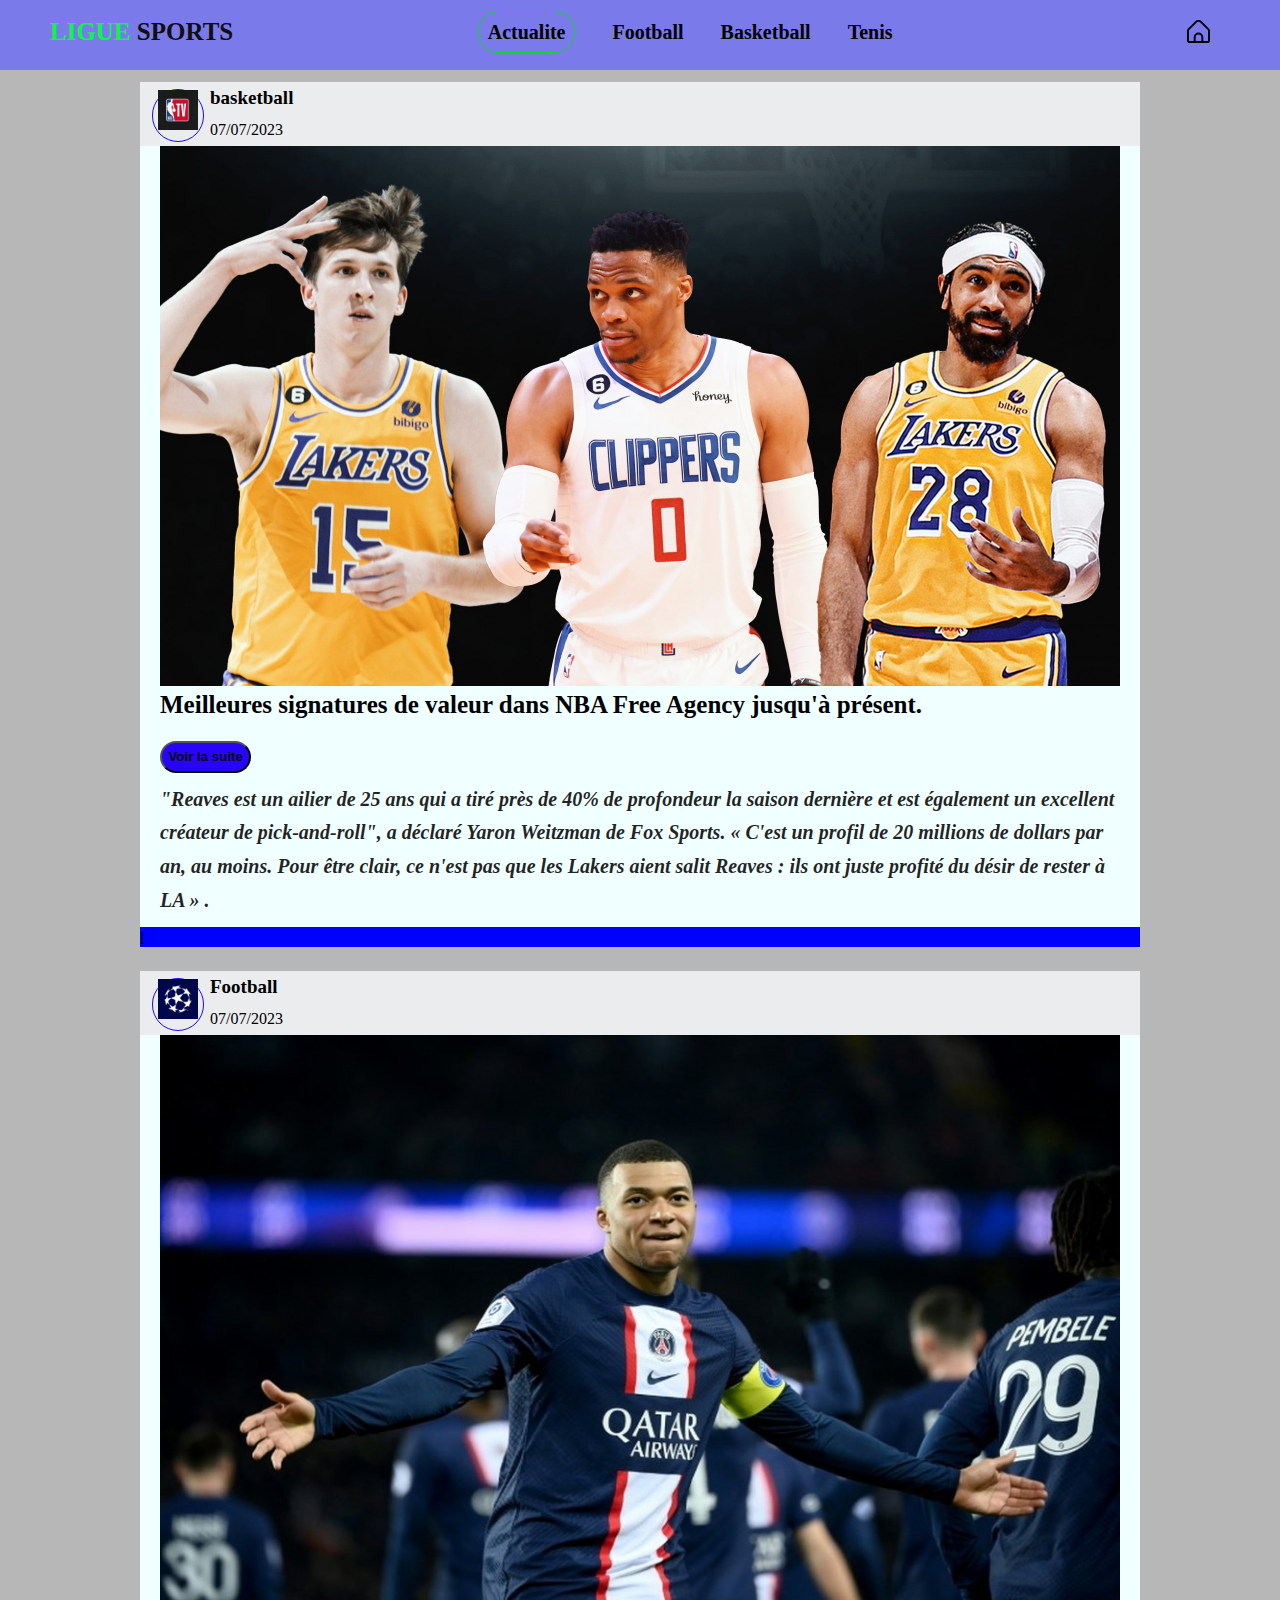
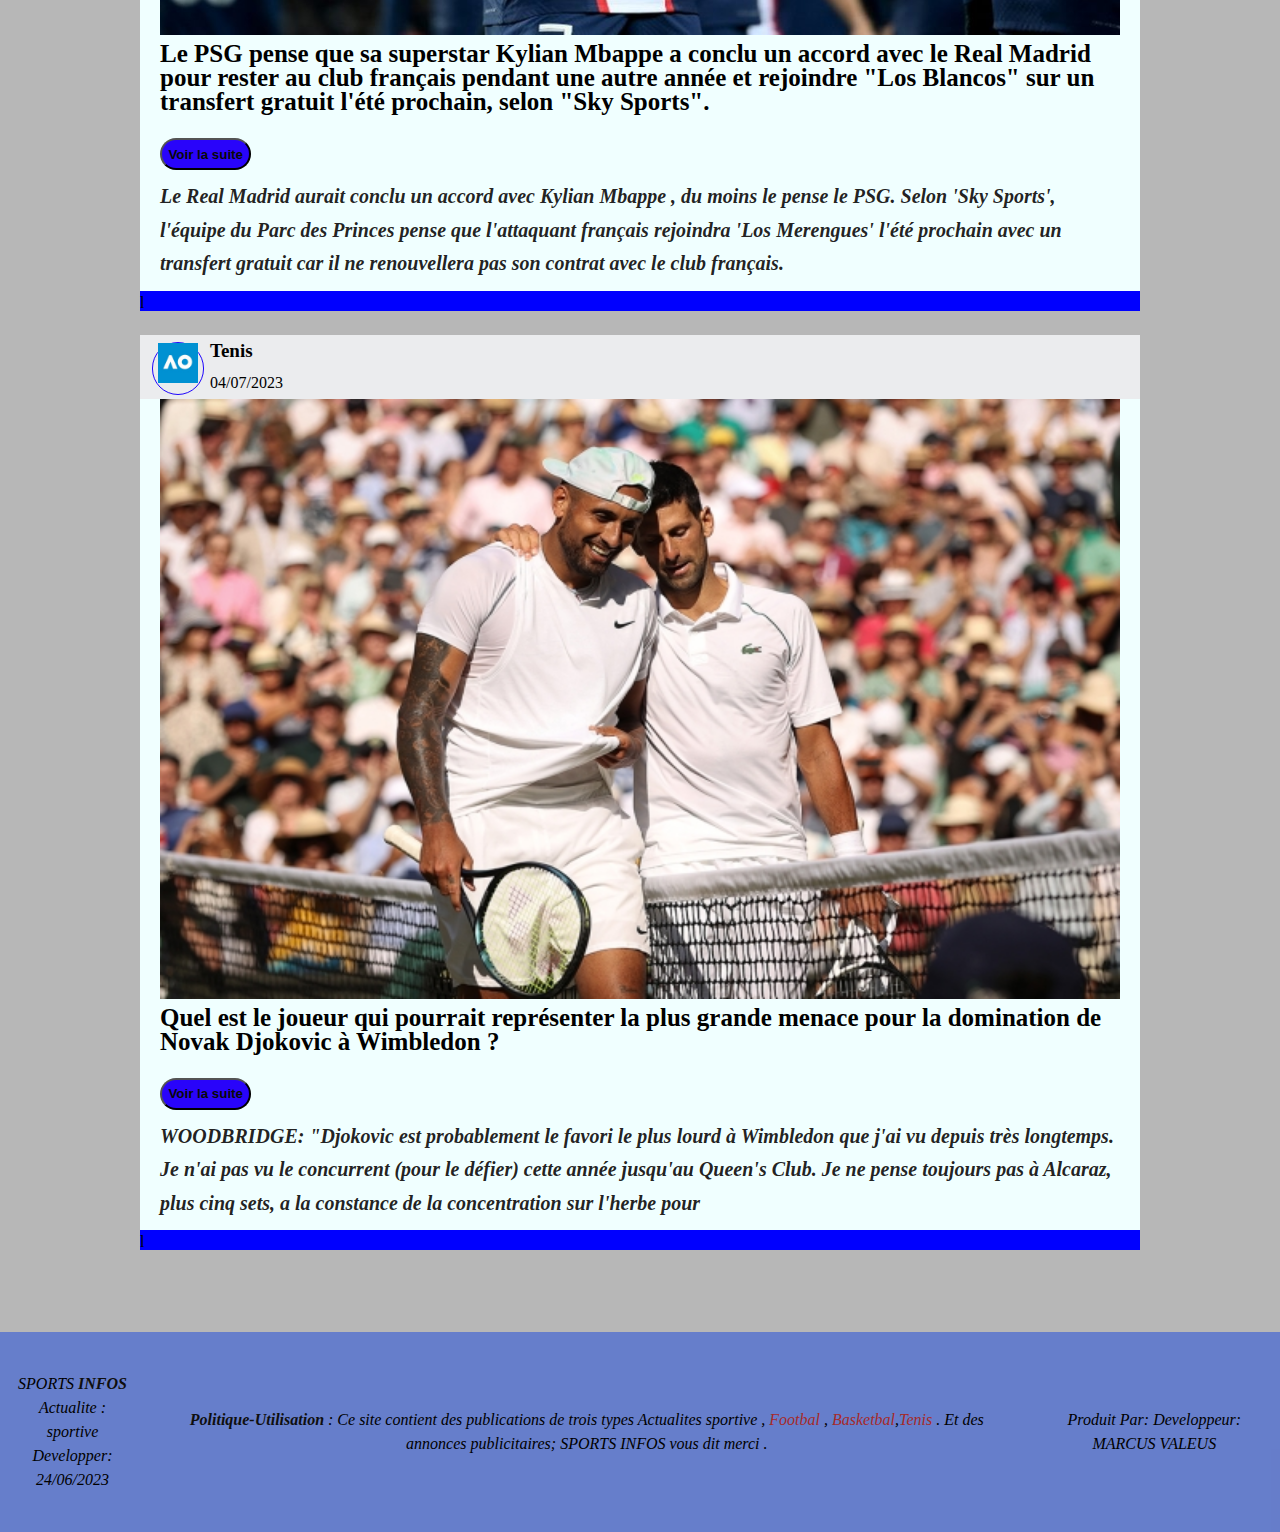
<file: index.html>
<!DOCTYPE html>
<html lang="fr">

<head>
    <script async src="https://pagead2.googlesyndication.com/pagead/js/adsbygoogle.js?client=ca-pub-7870061505550808"
     crossorigin="anonymous"></script>
    <meta charset="UTF-8">
    <meta name="viewport" content="width=device-width, initial-scale=1.0">
    <meta name="descrition"
        content=" infos sportive qui fait la une, footbal , basketbal , tenis. choisissez sports infos">
        <meta property="article:publisher" content="https://www.facebook.com/MYSport" />
    <title>  LIGUE SPORTS</title>
    <link rel="stylesheet" href="style.css">
</head>

<body>
    <!--........................tete menu an.................-->
    <header class="topbar">
        <div class="topbar-logo">
            <a href="">
                LIGUE <span>SPORTS</span>
            </a>
        </div>
        <div class="topbar-nav">
            <a href="index.html" class="active">Actualite</a>
            <a href="footbal.html">Football</a>
            <a href="basketbal.html">Basketball</a>
            <a href="tenis.html">Tenis</a>
        </div>
        <div>
            <a href="index.html"><img src="img/maison(1).svg" alt="accueil" id="icon1"></a>
        </div>
        <img src="img/menu-burger.svg" class="menu-hambeger">
    </header>
    <!--..........................fin menu an.................-->
    <header class="container site">
        <main class="card">
            <div class="card-header">
                <div class="card-avatar"><img src="img/basketbal.jpg" width="40px" height="40px"></div>
                <div class="card-title">basketball</div>
                <div class="card-date">07/07/2023</div>
            </div>
            <div class="card-post">
                <a href="basketbal.html"><img src="img/Value-Signings-.jpg" alt="img,basketbal"></a>
                <h2>Meilleures signatures de valeur dans NBA Free Agency jusqu'à présent.</h2>
                <br><a href="basketbal.html"><button class="btn2">Voir la suite</button></a>
                <h4>
                    "Reaves est un ailier de 25 ans qui a tiré près de 40% de profondeur la saison dernière et est
                    également un excellent créateur de pick-and-roll", a déclaré Yaron Weitzman de Fox Sports. « C'est
                    un profil de 20 millions de dollars par an, au moins. Pour être clair, ce n'est pas que les Lakers
                    aient salit Reaves : ils ont juste profité du désir de rester à LA » .
                </h4>
            </div>
            <footer class="footer">l</footer>
        </main>
        <br>
        <main class="card">
            <div class="card-header">
                <div class="card-avatar"><img src="img/footbal.jpg"
                        width="40px" height="40px"></div>
                <div class="card-title">Football</div>
                <div class="card-date">07/07/2023</div>
            </div>
            <div class="card-post">
                <a href="footbal.html"><img src="img/mbape.jpg" alt="img,footbal"></a>
                <h2>Le PSG pense que sa superstar Kylian Mbappe a conclu un accord avec le Real Madrid pour rester au
                    club français pendant une autre année et rejoindre "Los Blancos" sur un transfert gratuit l'été
                    prochain, selon "Sky Sports".</h2>
                <br><a href="footbal.html"><button class="btn2">Voir la suite</button></a>
                <h4>
                   
                    Le Real Madrid aurait conclu un accord avec Kylian Mbappe , du moins le pense le PSG. Selon 'Sky
                    Sports', l'équipe du Parc des Princes pense que l'attaquant français rejoindra 'Los Merengues' l'été
                    prochain avec un transfert gratuit car il ne renouvellera pas son contrat avec le club français. 
                </h4>
            </div>
            <footer class="footer">l</footer>
        </main>
        <br>
        <main class="card">
            <div class="card-header">
                <div class="card-avatar"><img src="img/tenis.jpg" width="40px"
                        height="40px"></div>
                <div class="card-title">Tenis</div>
                <div class="card-date">04/07/2023</div>
            </div>
            <div class="card-post">
                <a href="tenis.html"><img src="img/djokovic-kyrgios.jpg" alt="img,tenis"></a>
                <h2>Quel est le joueur qui pourrait représenter la plus grande menace pour la domination de Novak
                    Djokovic à Wimbledon ?</h2>
                <br><a href="tenis.html"><button class="btn2">Voir la suite</button></a>
                <h4>
                    WOODBRIDGE: "Djokovic est probablement le favori le plus lourd à Wimbledon que j'ai vu depuis très
                    longtemps. Je n'ai pas vu le concurrent (pour le défier) ​​cette année jusqu'au Queen's Club. Je ne
                    pense toujours pas à Alcaraz, plus cinq sets, a la constance de la concentration sur l'herbe pour
                </h4>
            </div>
            <footer class="footer">l</footer>
        </main>
    </header>
    <footer class="fin-web">
        <div>
            SPORTS <span>INFOS</span>
            <p>
                Actualite : sportive
            </p>
            <p>
                Developper: 24/06/2023
            </p>
        </div>
        <div>
            <p>
                <span>Politique-Utilisation</span> : Ce site contient des publications de trois types Actualites
                sportive , <a href="footbal.html">Footbal</a> , <a href="basketbal.html">Basketbal</a>,<a href="tenis.html">Tenis</a> .
                Et des annonces publicitaires; SPORTS INFOS vous dit merci .

            </p>
        </div>
        <div>
            <p>
                Produit Par: Developpeur: MARCUS VALEUS
            </p>
        </div>
    </footer>
    <script src="app.js"></script>
</body>

</html>
</file>
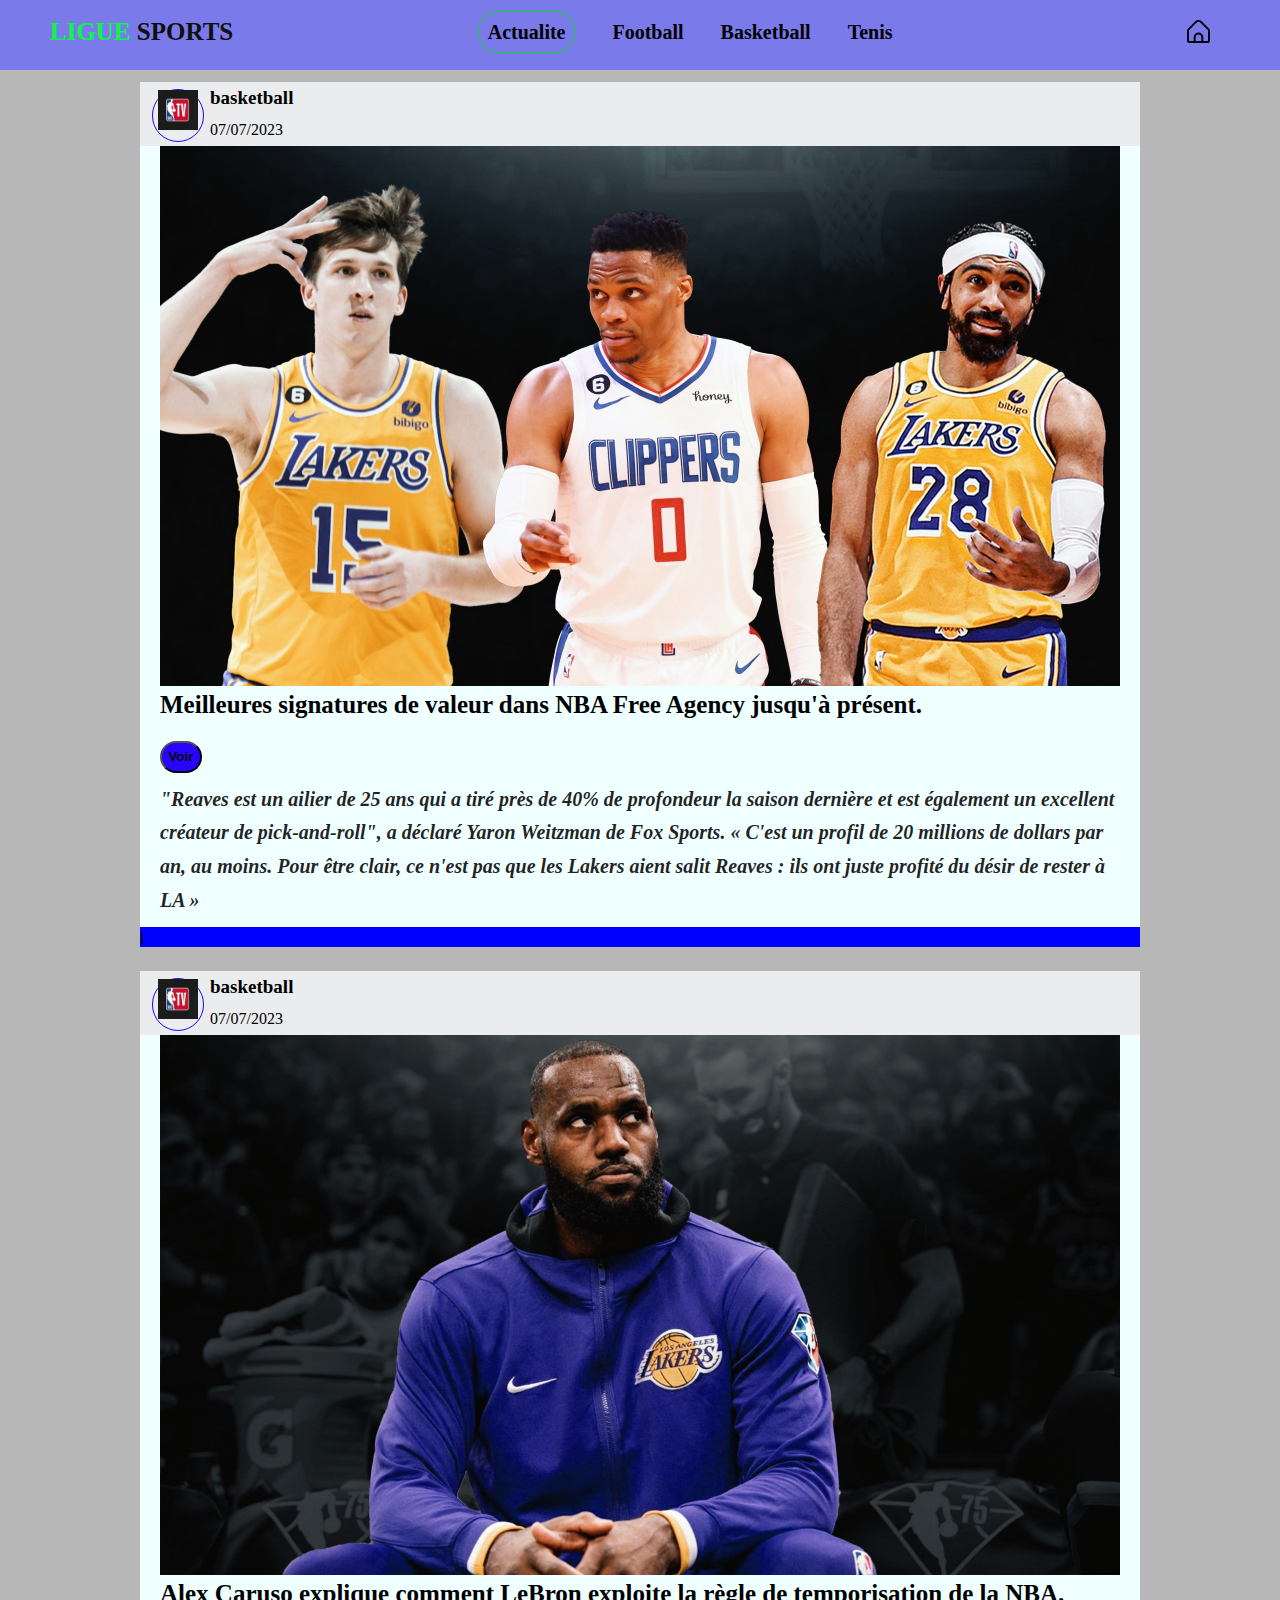
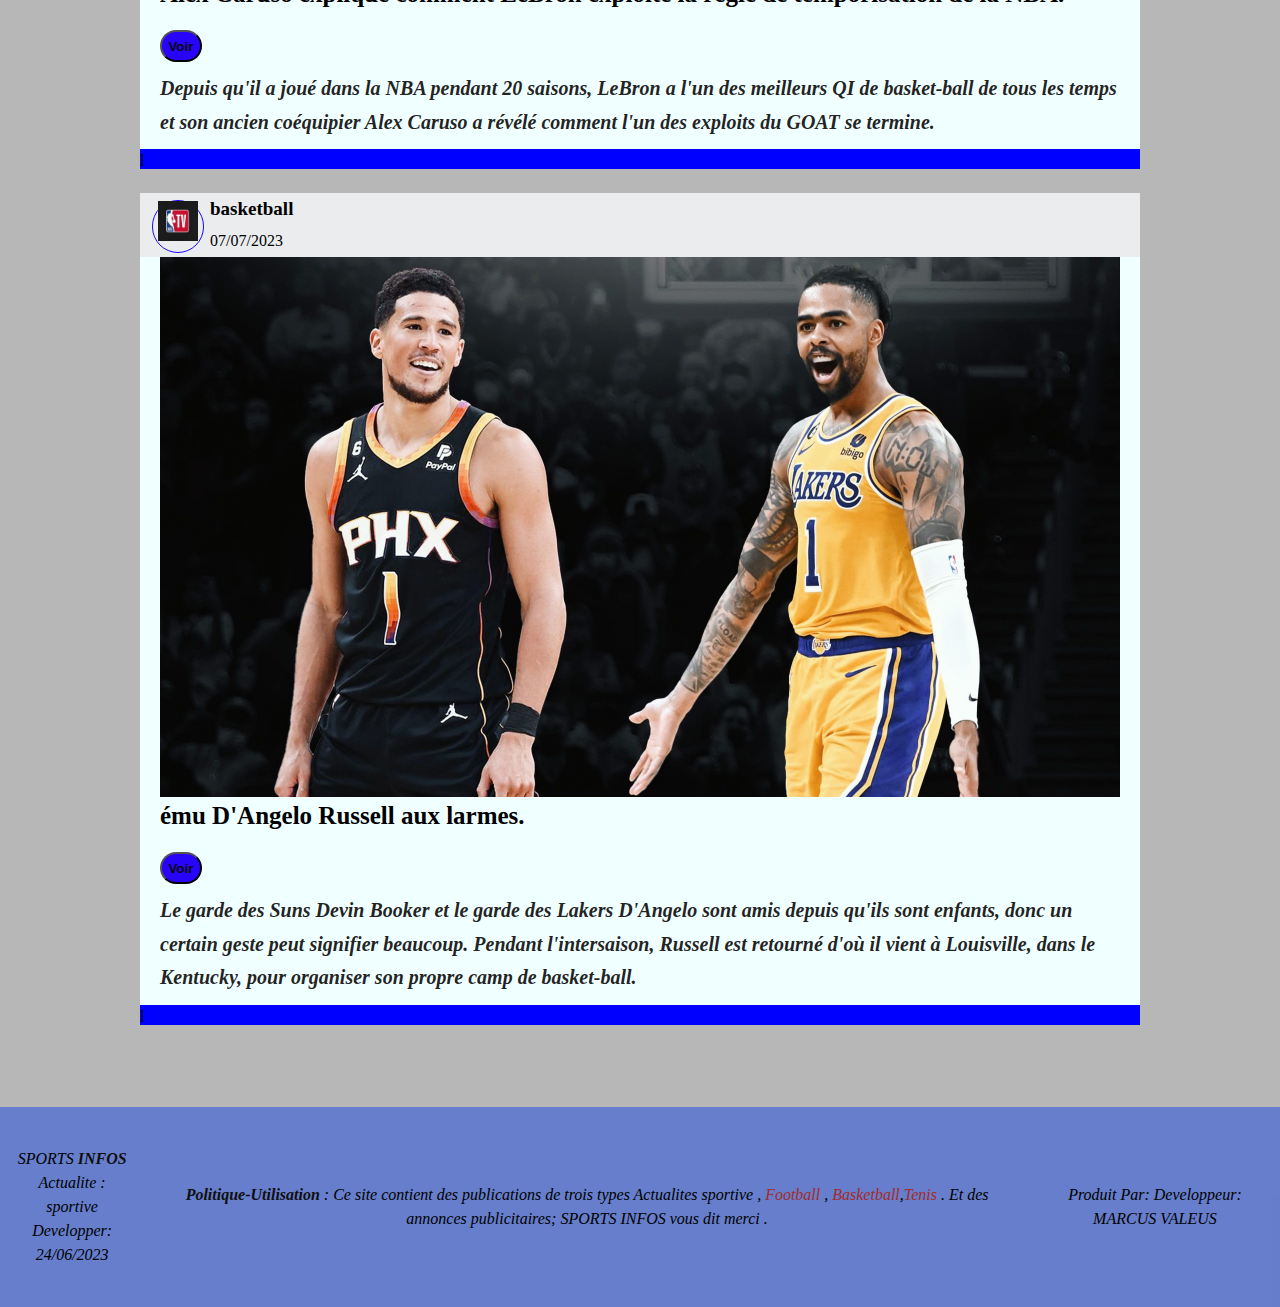
<file: basketbal.html>
<!DOCTYPE html>
<html lang="fr">

<head>
    <script async src="https://pagead2.googlesyndication.com/pagead/js/adsbygoogle.js?client=ca-pub-7870061505550808"
     crossorigin="anonymous"></script>
    <meta charset="UTF-8">
    <meta name="viewport" content="width=device-width, initial-scale=1.0">
    <meta name="descrition"
        content=" infos sportive qui fait la une, footbal , basketbal , tenis. choisissez sports infos">
    <title>BASKETBAL.actualite</title>
    <link rel="stylesheet" href="style.css">
</head>

<body>
    <!--........................tete menu an.................-->
    <header class="topbar">
        <div class="topbar-logo">
            <a href="index.html">
                LIGUE <span>SPORTS</span>
            </a>
        </div>
        <div class="topbar-nav">
            <a href="basketbal.html" class="active">Actualite</a>
            <a href="footbal.html">Football</a>
            <a href="basketbal.html">Basketball</a>
            <a href="tenis.html">Tenis</a>
        </div>
        <div>
            <a href="index.html"><img src="img/maison(1).svg" alt="accueil" id="icon1"></a>
        </div>
        <img src="img/menu-burger.svg" class="menu-hambeger">
    </header>
    <!--..........................fin menu an.................-->
    <header class="container site">
        <main class="card">
            <div class="card-header">
                <div class="card-avatar"><img src="img/basketbal.jpg" width="40px" height="40px"></div>
                <div class="card-title">basketball</div>
                <div class="card-date">07/07/2023</div>
            </div>
            <div class="card-post">
                <a href="pub-bask1.html"><img src="img/Value-Signings-.jpg" alt="img,basketbal"></a>
                <h2>Meilleures signatures de valeur dans NBA Free Agency jusqu'à présent.</h2>
                <br><a href="pub-bask1.html"><button class="btn2">Voir</button></a>
                <h4>
                    
                    "Reaves est un ailier de 25 ans qui a tiré près de 40% de profondeur la saison dernière et est
                    également un excellent créateur de pick-and-roll", a déclaré Yaron Weitzman de Fox Sports. « C'est
                    un profil de 20 millions de dollars par an, au moins. Pour être clair, ce n'est pas que les Lakers
                    aient salit Reaves : ils ont juste profité du désir de rester à LA »
                </h4>
            </div>
            <footer class="footer">l</footer>
        </main>
        <br>
        <main class="card">
            <div class="card-header">
                <div class="card-avatar"><img src="img/basketbal.jpg" width="40px" height="40px"></div>
                <div class="card-title">basketball</div>
                <div class="card-date">07/07/2023</div>
            </div>
            <div class="card-post">
                <a href="pub-bask2.html"> <img src="img/LeBron-Exploits-Bench.jpg" alt="img,basketbal"></a>
                <h2>Alex Caruso explique comment LeBron exploite la règle de temporisation de la NBA.</h2>
                <br><a href="pub-bask2.html"><button class="btn2">Voir</button></a>
                <h4>
                    Depuis qu'il a joué dans la NBA pendant 20 saisons, LeBron a l'un des meilleurs QI de basket-ball de
                    tous les temps et son ancien coéquipier Alex Caruso a révélé comment l'un des exploits du GOAT se
                    termine.
                </h4>
            </div>
            <footer class="footer">l</footer>
        </main>
        <br>
        <main class="card">
            <div class="card-header">
                <div class="card-avatar"><img src="img/basketbal.jpg" width="40px" height="40px"></div>
                <div class="card-title">basketball</div>
                <div class="card-date">07/07/2023</div>
            </div>
            <div class="card-post">
                <a href="pub-bask3.html"> <img src="img/Gestures-Booker-DAngelo-Russell.jpg" alt="img,basketbal"></a>
                <h2>ému D'Angelo Russell aux larmes.</h2>
                <br><a href="pub-bask3.html"><button class="btn2">Voir</button></a>
                <h4>
                    Le garde des Suns Devin Booker et le garde des Lakers D'Angelo sont amis depuis qu'ils sont enfants,
                    donc un certain geste peut signifier beaucoup.

                    Pendant l'intersaison, Russell est retourné d'où il vient à Louisville, dans le Kentucky, pour
                    organiser son propre camp de basket-ball.
                </h4>
            </div>
            <footer class="footer">l</footer>
        </main>

    </header>
    <footer class="fin-web">
        <div>
            SPORTS <span>INFOS</span>
            <p>
                Actualite : sportive
            </p>
            <p>
                Developper: 24/06/2023
            </p>
        </div>
        <div>
            <p>
                <span>Politique-Utilisation</span> : Ce site contient des publications de trois types Actualites
                sportive , <a href="footbal.html">Football</a> , <a href="basketbal.html">Basketball</a>,<a href="tenis.html">Tenis</a> .
                Et des annonces publicitaires; SPORTS INFOS vous dit merci .

            </p>
        </div>
        <div>
            <p>
                Produit Par: Developpeur: MARCUS VALEUS
            </p>
        </div>
    </footer>
    <script src="app.js"></script>
</body>

</html>
</file>
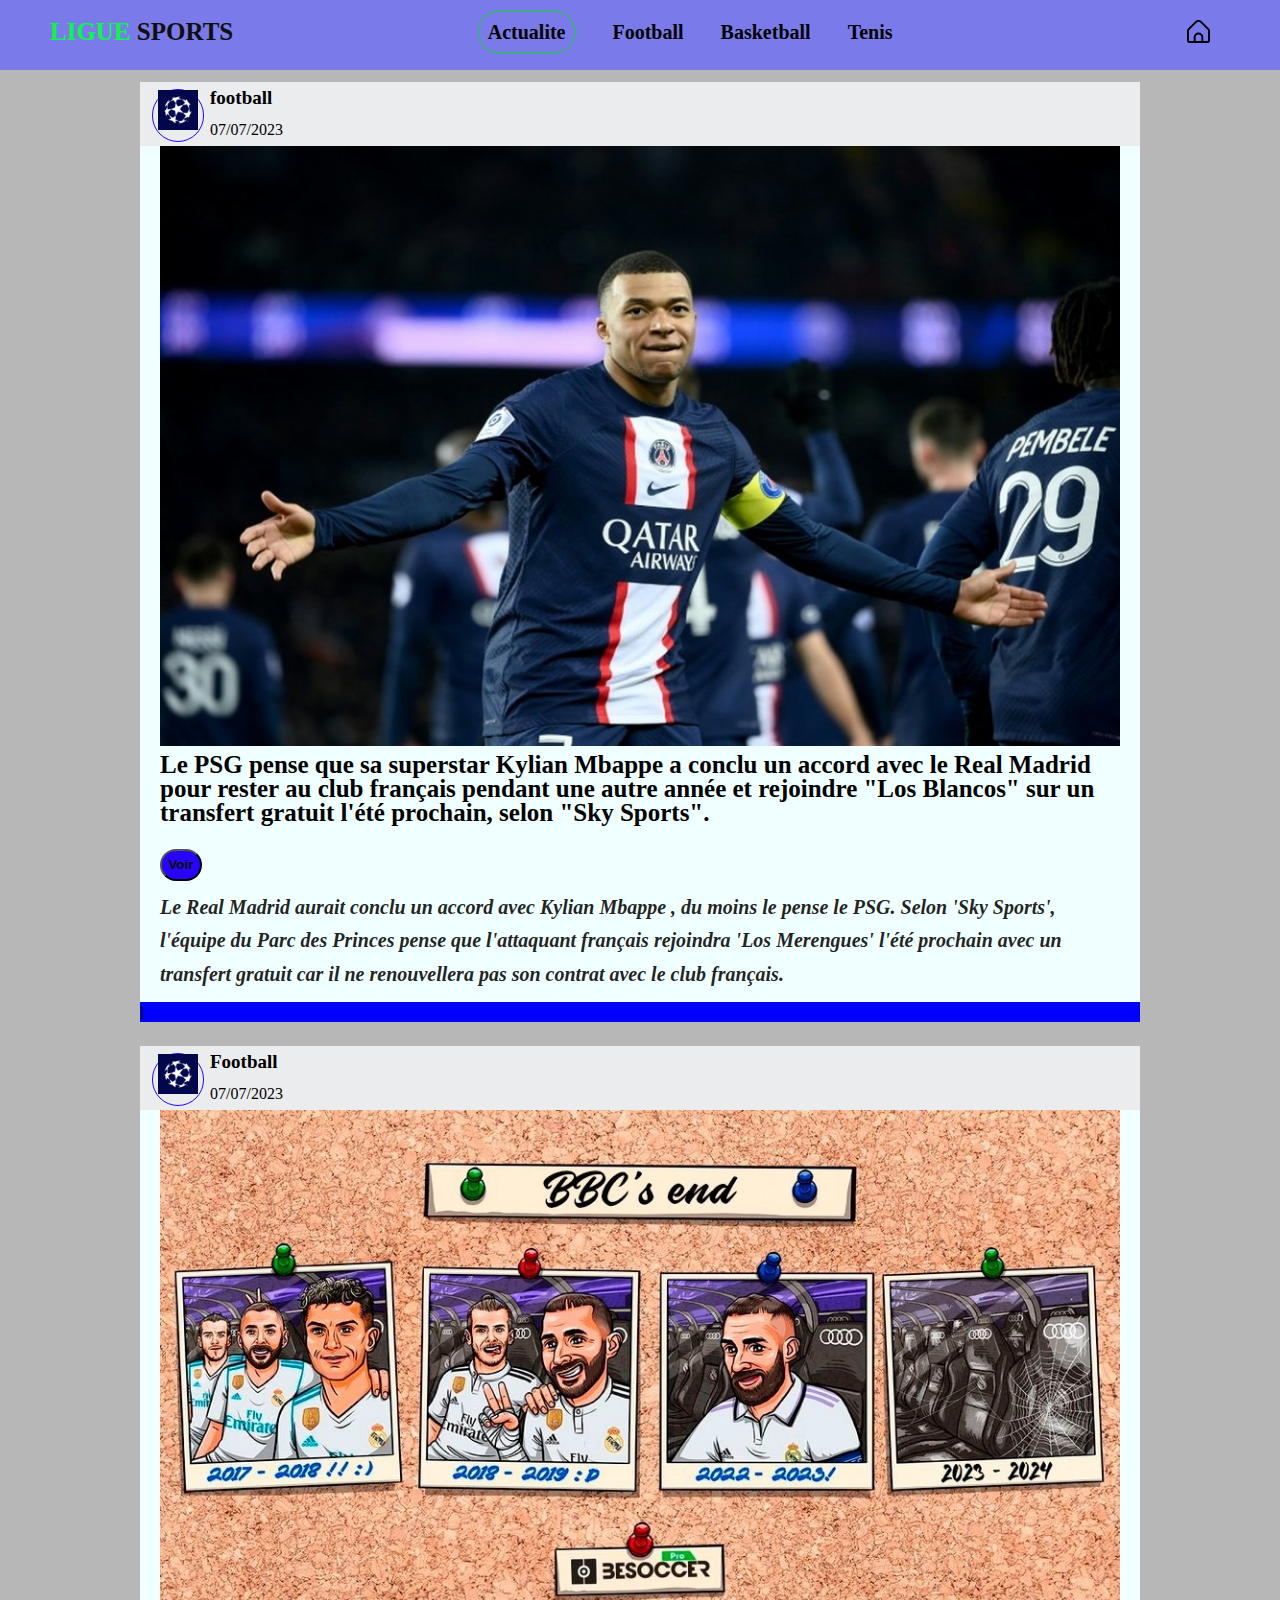
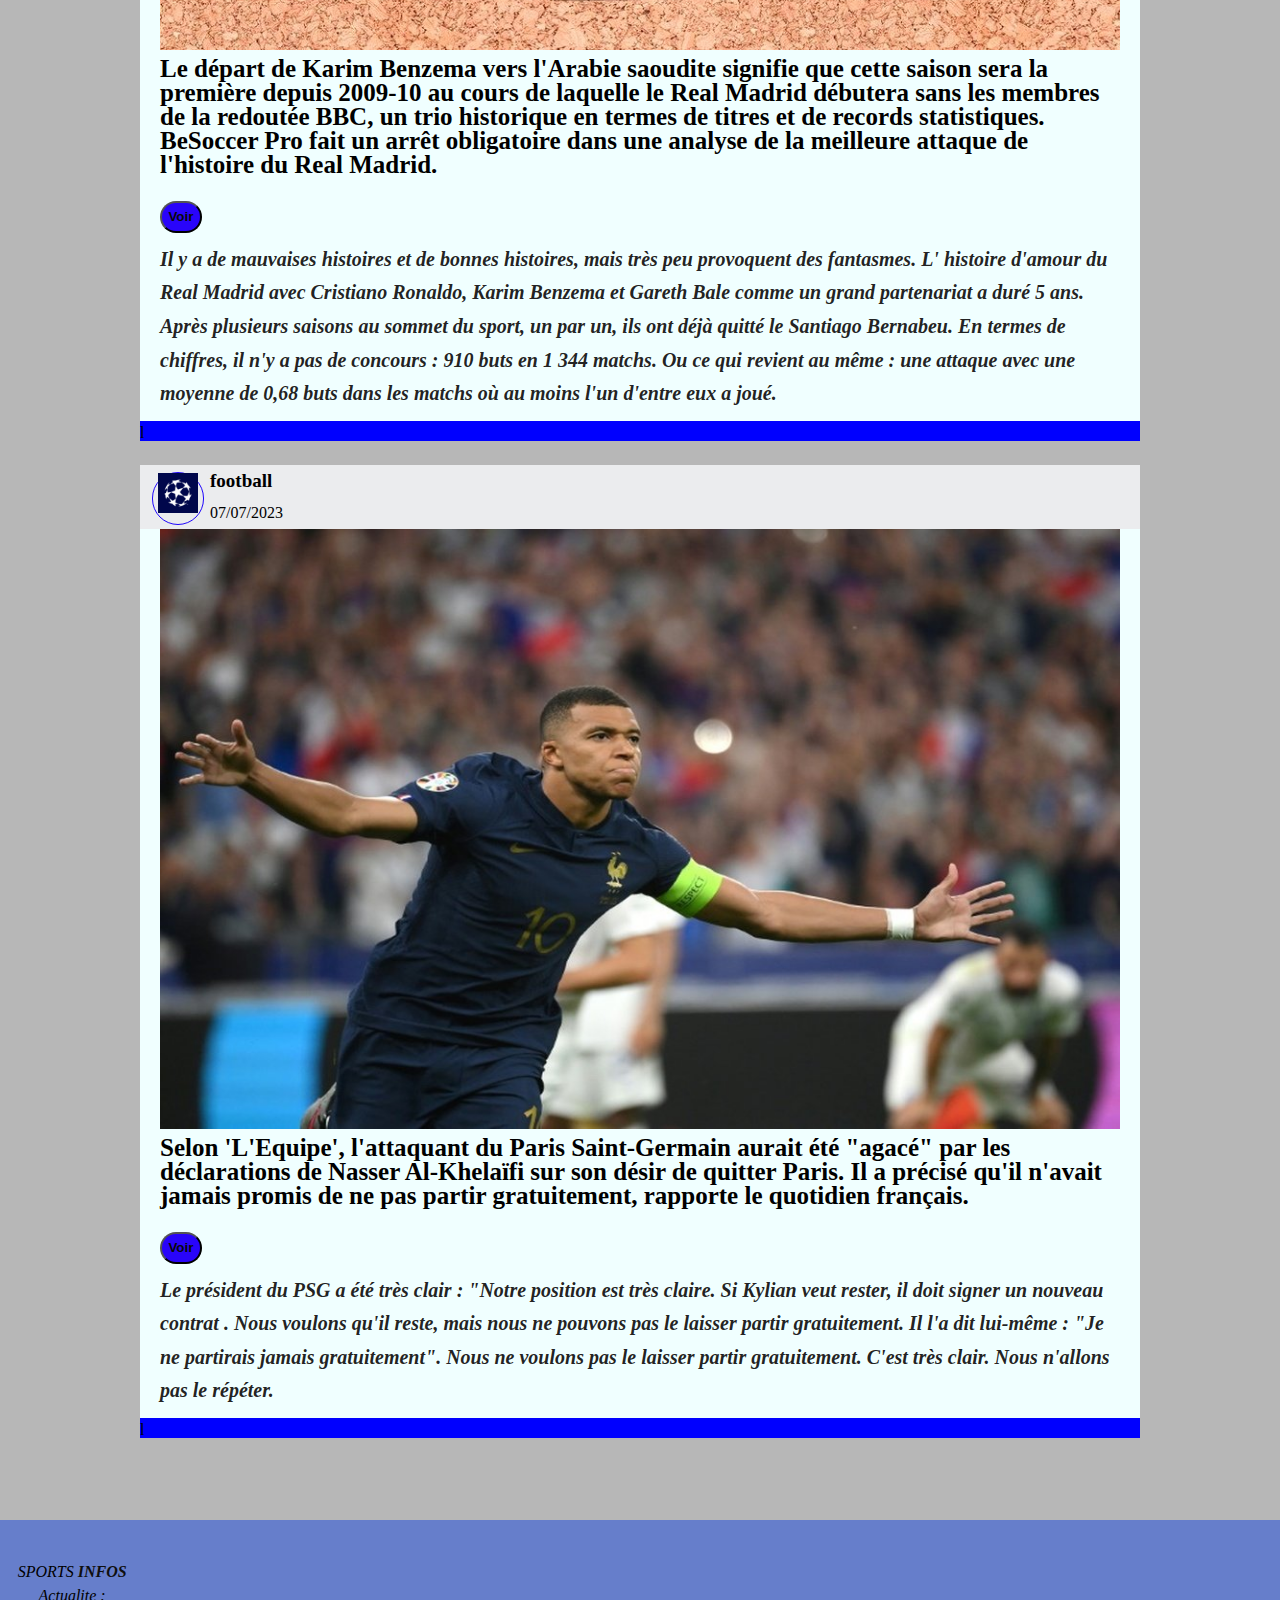
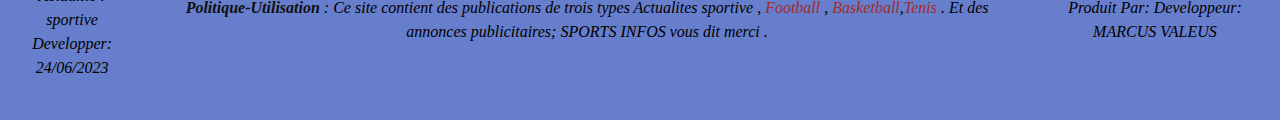
<file: footbal.html>
<!DOCTYPE html>
<html lang="fr">

<head>
    <meta charset="UTF-8">
    <meta name="viewport" content="width=device-width, initial-scale=1.0">
    <meta name="descrition"
        content=" infos sportive qui fait la une, footbal , basketbal , tenis. choisissez sports infos">
    <title>FOOTBAL.actualite</title>
    <link rel="stylesheet" href="style.css">
</head>

<body>
    <!--........................tete menu an.................-->
    <header class="topbar">
        <div class="topbar-logo">
            <a href="../index.html">
                LIGUE <span>SPORTS</span>
            </a>
        </div>
        <div class="topbar-nav">
            <a href="footbal.html" class="active">Actualite</a>
            <a href="footbal.html">Football</a>
            <a href="basketbal.html">Basketball</a>
            <a href="tenis.html">Tenis</a>
        </div>
        <div>
            <a href="index.html"><img src="img/maison(1).svg" alt="accueil" id="icon1"></a>
        </div>
        <img src="img/menu-burger.svg" class="menu-hambeger">
    </header>
    <!--..........................fin menu an.................-->
    <header class="container site">
        <main class="card">
            <div class="card-header">
                <div class="card-avatar"><img src="img/footbal.jpg"
                        width="40px" height="40px"></div>
                <div class="card-title">football</div>
                <div class="card-date">07/07/2023</div>
            </div>
            <div class="card-post">
                <a href="pub-foot1.html"><img src="img/mbape.jpg" alt="img,footbal"></a>
                <h2>Le PSG pense que sa superstar Kylian Mbappe a conclu un accord avec le Real Madrid pour rester au
                    club français pendant une autre année et rejoindre "Los Blancos" sur un transfert gratuit l'été
                    prochain, selon "Sky Sports".</h2>
                <br><a href="pub-foot1.html"><button class="btn2">Voir</button></a>
                <h4>
                    Le Real Madrid aurait conclu un accord avec Kylian Mbappe , du moins le pense le PSG. Selon 'Sky
                    Sports', l'équipe du Parc des Princes pense que l'attaquant français rejoindra 'Los Merengues' l'été
                    prochain avec un transfert gratuit car il ne renouvellera pas son contrat avec le club français.
                </h4>
            </div>
            <footer class="footer">l</footer>
        </main>
        <br>
        <main class="card">
            <div class="card-header">
                <div class="card-avatar"><img src="img/footbal.jpg"
                        width="40px" height="40px"></div>
                <div class="card-title">Football</div>
                <div class="card-date">07/07/2023</div>
            </div>
            <div class="card-post">
                <a href="pub-foot2.html"><img src="img/bbc-s-end--cover---besoccer.jpg" alt="img,footbal"></a>
                <h2>Le départ de Karim Benzema vers l'Arabie saoudite signifie que cette saison sera la première depuis
                    2009-10 au cours de laquelle le Real Madrid débutera sans les membres de la redoutée BBC, un trio
                    historique en termes de titres et de records statistiques. BeSoccer Pro fait un arrêt obligatoire
                    dans une analyse de la meilleure attaque de l'histoire du Real Madrid.</h2>
                <br><a href="pub-foot2.html"><button class="btn2">Voir</button></a>
                <h4>
                    Il y a de mauvaises histoires et de bonnes histoires, mais très peu provoquent des fantasmes. L'
                    histoire d'amour du Real Madrid avec Cristiano Ronaldo, Karim Benzema et Gareth Bale comme un grand
                    partenariat a duré 5 ans. Après plusieurs saisons au sommet du sport, un par un, ils ont déjà quitté
                    le Santiago Bernabeu. En termes de chiffres, il n'y a pas de concours : 910 buts en 1 344 matchs. Ou
                    ce qui revient au même : une attaque avec une moyenne de 0,68 buts dans les matchs où au moins l'un
                    d'entre eux a joué.
                </h4>
            </div>
            <footer class="footer">l</footer>
        </main>
        <br>
        <main class="card">
            <div class="card-header">
                <div class="card-avatar"><img src="img/footbal.jpg"
                        width="40px" height="40px"></div>
                <div class="card-title">football</div>
                <div class="card-date">07/07/2023</div>
            </div>
            <div class="card-post">
                <a href="pub-foot3.html"><img src="img/mbape2.jpg" alt="img,footbal"></a>
                <h2>Selon 'L'Equipe', l'attaquant du Paris Saint-Germain aurait été "agacé" par les déclarations de
                    Nasser Al-Khelaïfi sur son désir de quitter Paris. Il a précisé qu'il n'avait jamais promis de ne
                    pas partir gratuitement, rapporte le quotidien français.
                </h2>
                <br><a href="pub-foot3.html"><button class="btn2">Voir</button></a>
                <h4>Le président du PSG a été très clair : "Notre position est très claire. Si Kylian veut rester, il
                    doit signer un nouveau contrat . Nous voulons qu'il reste, mais nous ne pouvons pas le laisser
                    partir gratuitement. Il l'a dit lui-même : "Je ne partirais jamais gratuitement". Nous ne voulons
                    pas le laisser partir gratuitement. C'est très clair. Nous n'allons pas le répéter.
                </h4>
            </div>
            <footer class="footer">l</footer>
        </main>
    </header>
    <footer class="fin-web">
        <div>
            SPORTS <span>INFOS</span>
            <p>
                Actualite : sportive
            </p>
            <p>
                Developper: 24/06/2023
            </p>
        </div>
        <div>
            <p>
                <span>Politique-Utilisation</span> : Ce site contient des publications de trois types Actualites
                sportive , <a href="footbal.html">Football</a> , <a href="basketbal.html">Basketball</a>,<a href="tenis.html">Tenis</a> .
                Et des annonces publicitaires; SPORTS INFOS vous dit merci .

            </p>
        </div>
        <div>
            <p>
                Produit Par: Developpeur: MARCUS VALEUS
            </p>
        </div>
    </footer>
    <script src="app.js"></script>
</body>

</html>
</file>
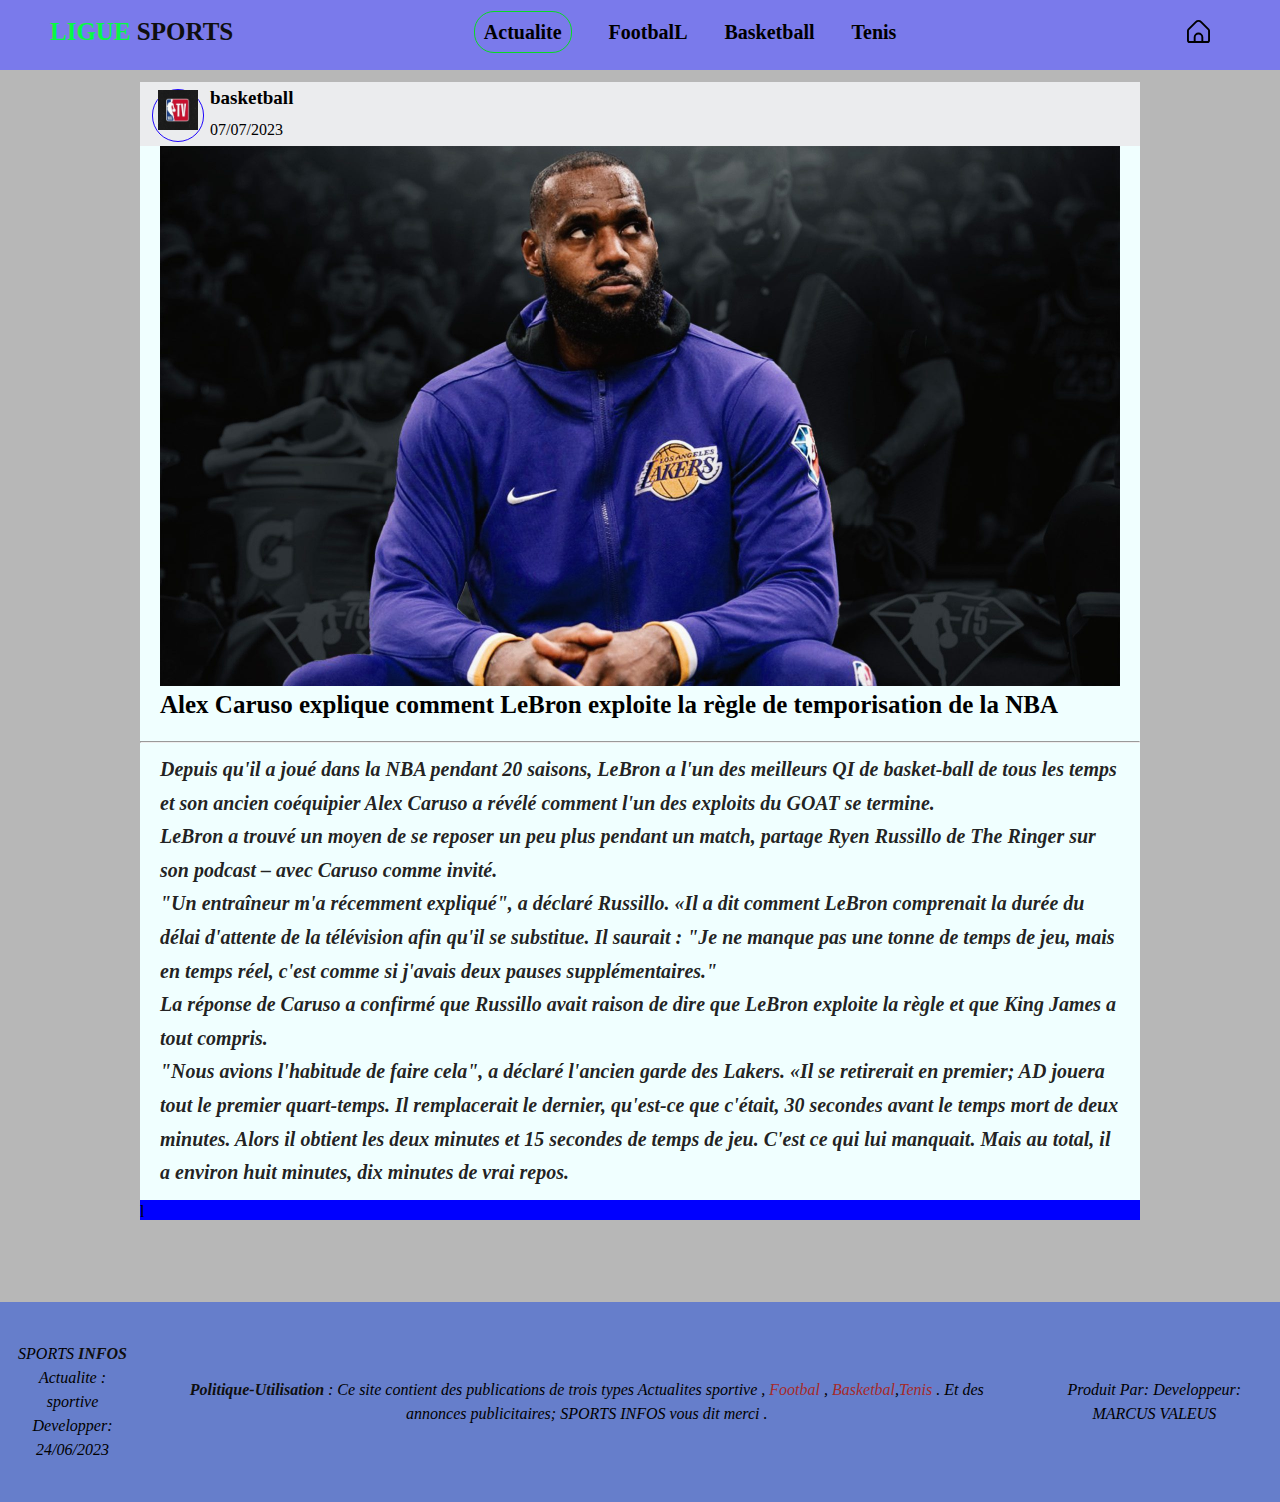
<file: pub-bask2.html>
<!DOCTYPE html>
<html lang="fr">

<head>
    <meta charset="UTF-8">
    <meta name="viewport" content="width=device-width, initial-scale=1.0">
    <meta name="descrition"
        content=" infos sportive qui fait la une, footbal , basketbal , tenis. choisissez sports infos">
    <title>basks,publication 2</title>
    <link rel="stylesheet" href="style.css">
</head>

<body>
    <!--........................tete menu an.................-->
    <header class="topbar">
        <div class="topbar-logo">
            <a href="index.html">
                LIGUE <span>SPORTS</span>
            </a>
        </div>
        <div class="topbar-nav">
            <a href="basketbal.html" class="active">Actualite</a>
            <a href="footbal.html">FootbalL</a>
            <a href="basketbal.html">Basketball</a>
            <a href="tenis.html">Tenis</a>
        </div>
        <div>
            <a href="index.html"><img src="img/maison(1).svg" alt="accueil" id="icon1"></a>
        </div>
        <img src="img/menu-burger.svg" class="menu-hambeger">
    </header>
    <!--..........................fin menu an.................-->
    <header class="container site">
        <main class="card">
            <div class="card-header">
                <div class="card-avatar"><img src="img/basketbal.jpg" width="40px" height="40px"></div>
                <div class="card-title">basketball</div>
                <div class="card-date">07/07/2023</div>
            </div>
            <div class="card-post">
                <img src="img/LeBron-Exploits-Bench.jpg" alt="img,basketbal">
                <h2>Alex Caruso explique comment LeBron exploite la règle de temporisation de la NBA
                </h2>
                <br>
                <hr>
                <h4>
                    Depuis qu'il a joué dans la NBA pendant 20 saisons, LeBron a l'un des meilleurs QI de basket-ball de
                    tous les temps et son ancien coéquipier Alex Caruso a révélé comment l'un des exploits du GOAT se
                    termine.
                    <br>

                    LeBron a trouvé un moyen de se reposer un peu plus pendant un match, partage Ryen Russillo de The
                    Ringer sur son podcast – avec Caruso comme invité.
                    <br>

                    "Un entraîneur m'a récemment expliqué", a déclaré Russillo. «Il a dit comment LeBron comprenait la
                    durée du délai d'attente de la télévision afin qu'il se substitue. Il saurait : "Je ne manque pas
                    une tonne de temps de jeu, mais en temps réel, c'est comme si j'avais deux pauses supplémentaires."
                    <br>
                    La réponse de Caruso a confirmé que Russillo avait raison de dire que LeBron exploite la règle et
                    que King James a tout compris.
                    <br>

                    "Nous avions l'habitude de faire cela", a déclaré l'ancien garde des Lakers. «Il se retirerait en
                    premier; AD jouera tout le premier quart-temps. Il remplacerait le dernier, qu'est-ce que c'était,
                    30 secondes avant le temps mort de deux minutes. Alors il obtient les deux minutes et 15 secondes de
                    temps de jeu. C'est ce qui lui manquait. Mais au total, il a environ huit minutes, dix minutes de
                    vrai repos.
                </h4>
            </div>
            <footer class="footer">l</footer>
        </main>
    </header>

    <footer class="fin-web">
        <div>
            SPORTS <span>INFOS</span>
            <p>
                Actualite : sportive
            </p>
            <p>
                Developper: 24/06/2023
            </p>
        </div>
        <div>
            <p>
                <span>Politique-Utilisation</span> : Ce site contient des publications de trois types Actualites
                sportive , <a href="footbal.html">Footbal</a> , <a href="basketbal.html">Basketbal</a>,<a href="tenis.html">Tenis</a> .
                Et des annonces publicitaires; SPORTS INFOS vous dit merci .

            </p>
        </div>
        <div>
            <p>
                Produit Par: Developpeur: MARCUS VALEUS
            </p>
        </div>
    </footer>
    <script src="app.js"></script>
</body>

</html>
</file>
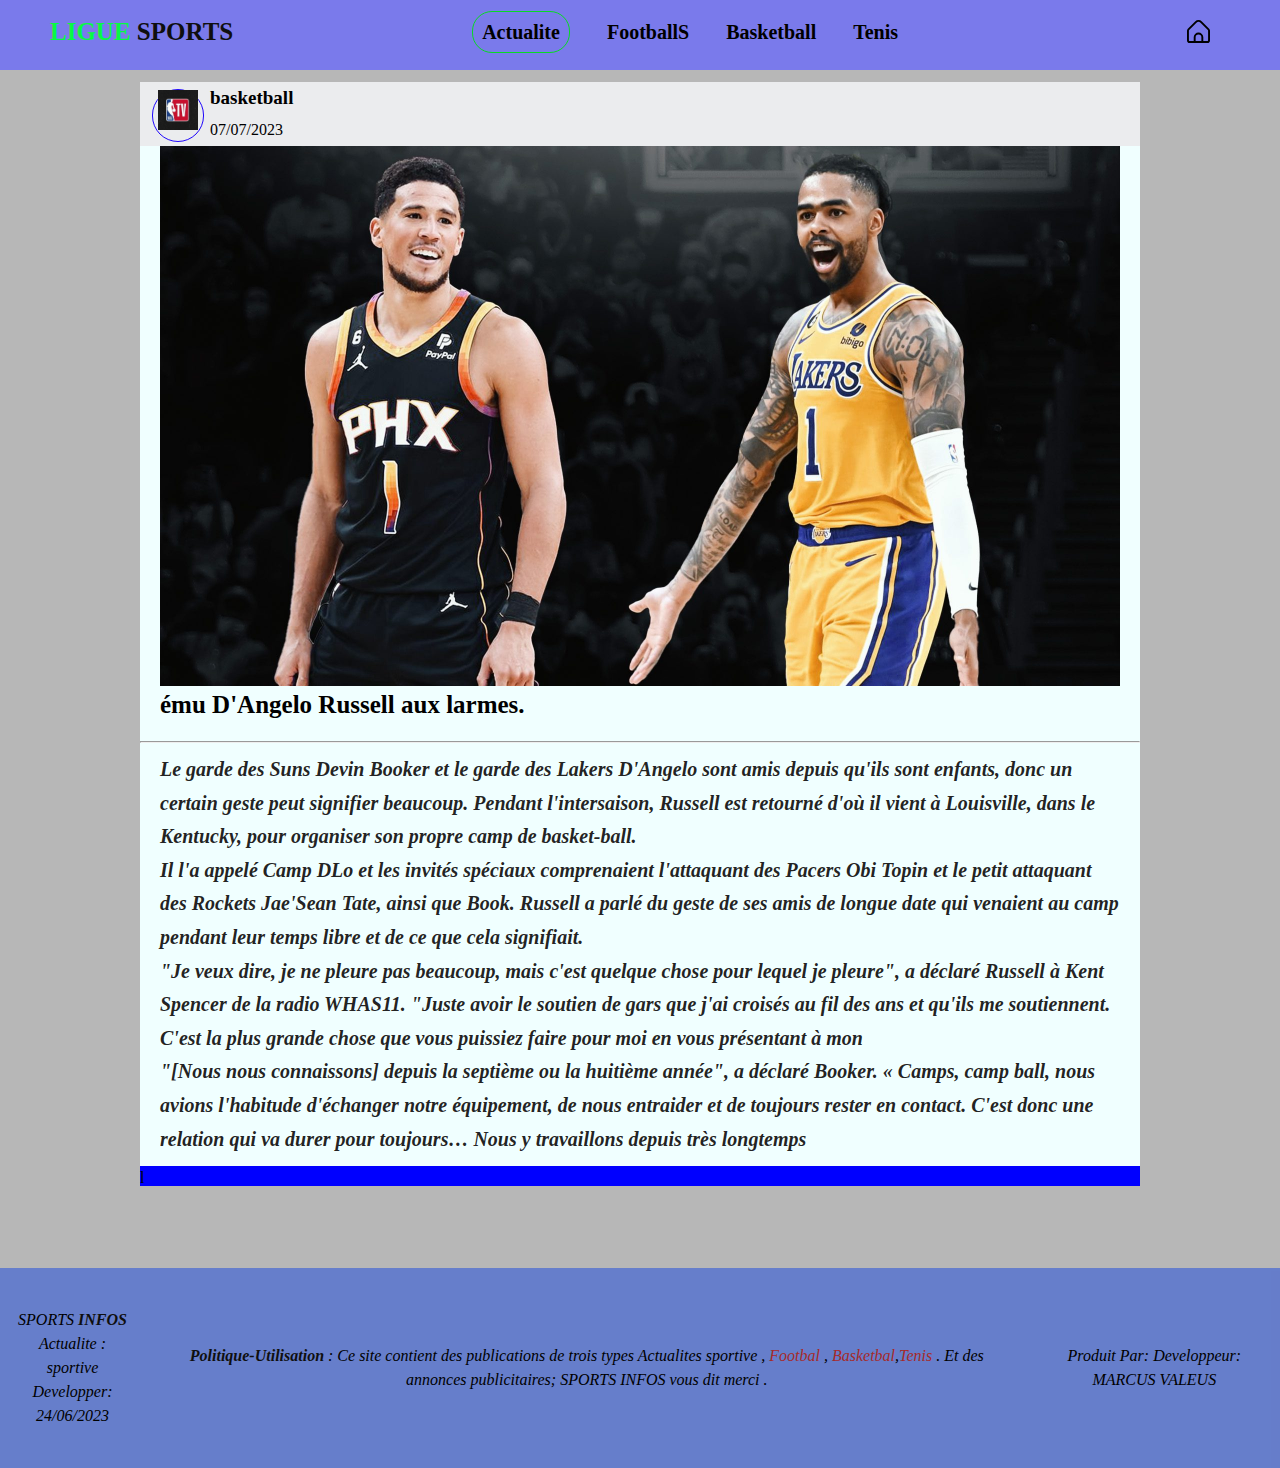
<file: pub-bask3.html>
<!DOCTYPE html>
<html lang="fr">

<head>
    <meta charset="UTF-8">
    <meta name="viewport" content="width=device-width, initial-scale=1.0">
    <meta name="descrition"
        content=" infos sportive qui fait la une, footbal , basketbal , tenis. choisissez sports infos">
    <title> basks,publication 3 </title>
    <link rel="stylesheet" href="style.css">
</head>

<body>
    <!--........................tete menu an.................-->
    <header class="topbar">
        <div class="topbar-logo">
            <a href="index.html">
                LIGUE <span>SPORTS</span>
            </a>
        </div>
        <div class="topbar-nav">
            <a href="basketbal.html" class="active">Actualite</a>
            <a href="footbal.html">FootballS</a>
            <a href="basketbal.html">Basketball</a>
            <a href="tenis.html">Tenis</a>
        </div>
        <div>
            <a href="index.html"><img src="img/maison(1).svg" alt="accueil" id="icon1"></a>
        </div>
        <img src="img/menu-burger.svg" class="menu-hambeger">
    </header>
    <!--..........................fin menu an.................-->
    <header class="container site">
        <main class="card">
            <div class="card-header">
                <div class="card-avatar"><img src="img/basketbal.jpg" width="40px" height="40px"></div>
                <div class="card-title">basketball</div>
                <div class="card-date">07/07/2023</div>
            </div>
            <div class="card-post">
                <img src="img/Gestures-Booker-DAngelo-Russell.jpg" alt="img,basketbal">
                <h2>ému D'Angelo Russell aux larmes.</h2>
                <br>
                <hr>
                <h4>
                    Le garde des Suns Devin Booker et le garde des Lakers D'Angelo sont amis depuis qu'ils sont enfants,
                    donc un certain geste peut signifier beaucoup.

                    Pendant l'intersaison, Russell est retourné d'où il vient à Louisville, dans le Kentucky, pour
                    organiser son propre camp de basket-ball.
                    <br>

                    Il l'a appelé Camp DLo et les invités spéciaux comprenaient l'attaquant des Pacers Obi Topin et le
                    petit attaquant des Rockets Jae'Sean Tate, ainsi que Book.

                    Russell a parlé du geste de ses amis de longue date qui venaient au camp pendant leur temps libre et
                    de ce que cela signifiait.
                    <br>

                    "Je veux dire, je ne pleure pas beaucoup, mais c'est quelque chose pour lequel je pleure", a déclaré
                    Russell à Kent Spencer de la radio WHAS11. "Juste avoir le soutien de gars que j'ai croisés au fil
                    des ans et qu'ils me soutiennent. C'est la plus grande chose que vous puissiez faire pour moi en
                    vous présentant à mon <br>
                    "[Nous nous connaissons] depuis la septième ou la huitième année", a déclaré Booker. « Camps, camp
                    ball, nous avions l'habitude d'échanger notre équipement, de nous entraider et de toujours rester en
                    contact. C'est donc une relation qui va durer pour toujours… Nous y travaillons depuis très
                    longtemps
                </h4>
            </div>
            <footer class="footer">l</footer>
        </main>
    </header>
    <footer class="fin-web">
        <div>
            SPORTS <span>INFOS</span>
            <p>
                Actualite : sportive
            </p>
            <p>
                Developper: 24/06/2023
            </p>
        </div>
        <div>
            <p>
                <span>Politique-Utilisation</span> : Ce site contient des publications de trois types Actualites
                sportive , <a href="footbal.html">Footbal</a> , <a href="basketbal.html">Basketbal</a>,<a href="tenis.html">Tenis</a> .
                Et des annonces publicitaires; SPORTS INFOS vous dit merci .

            </p>
        </div>
        <div>
            <p>
                Produit Par: Developpeur: MARCUS VALEUS
            </p>
        </div>
    </footer>
    <script src="app.js"></script>
</body>

</html>
</file>
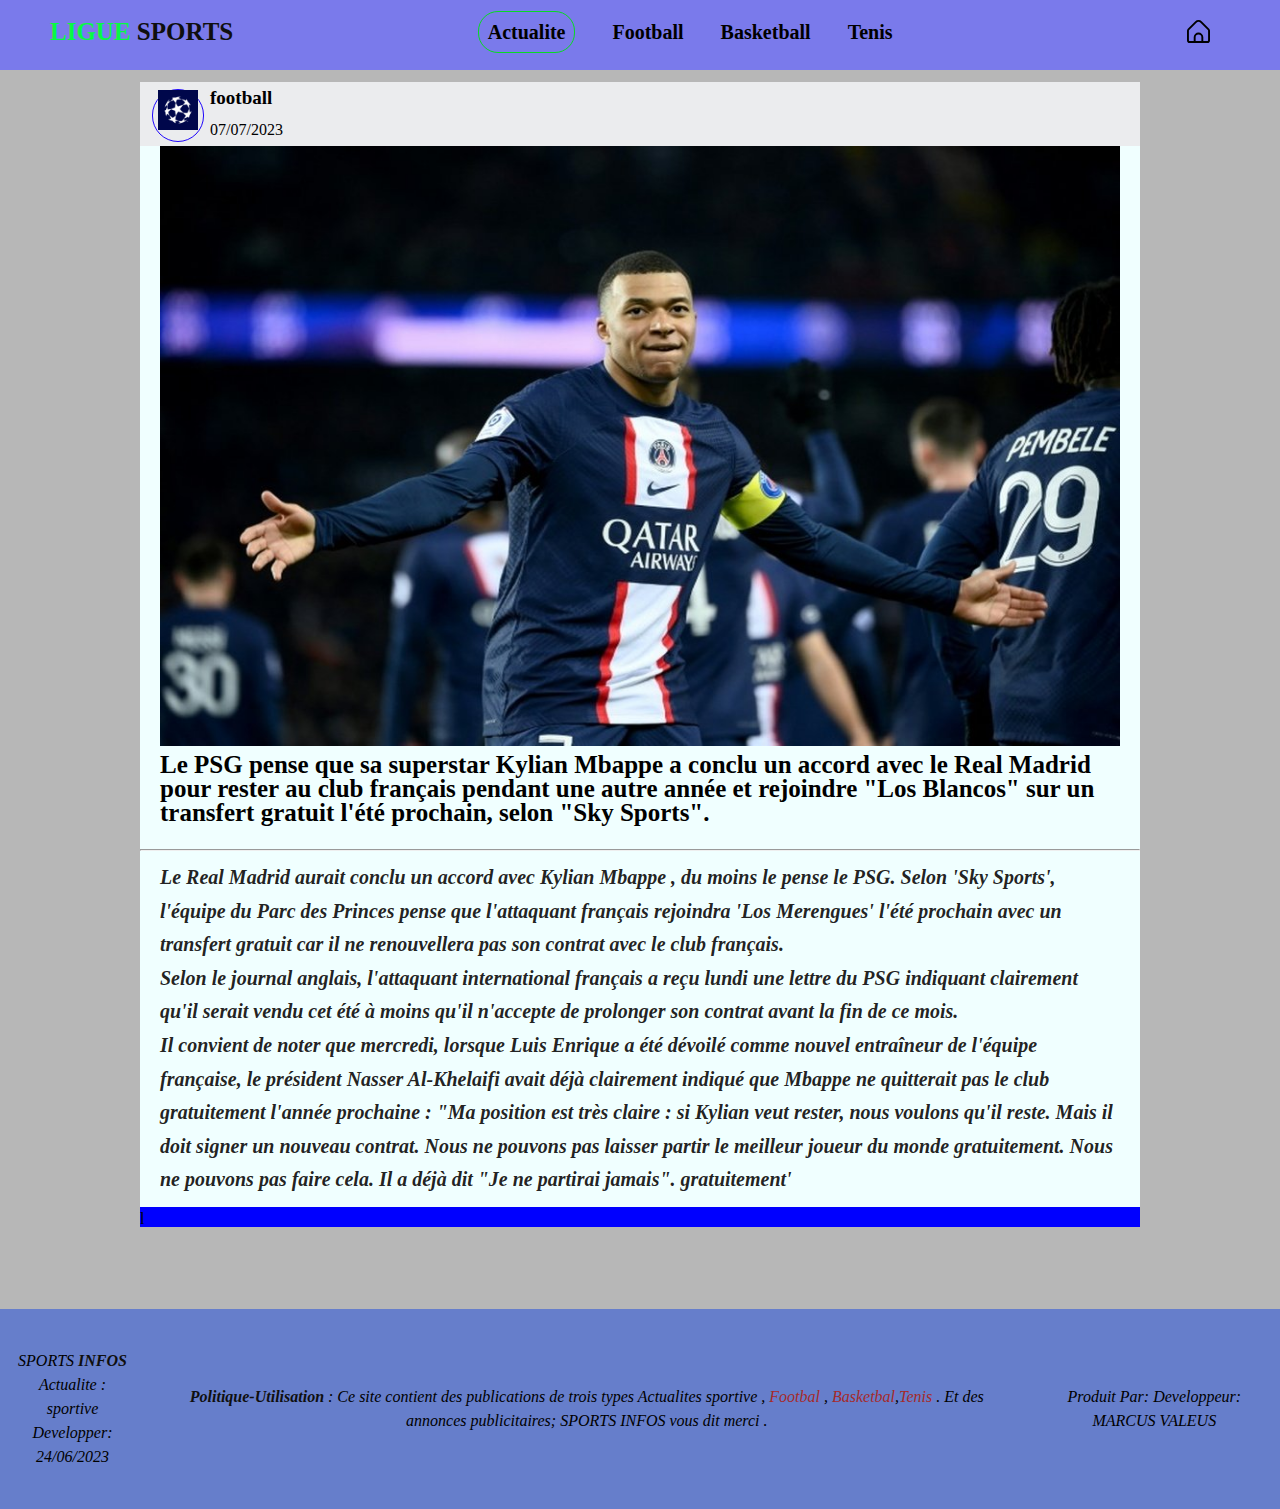
<file: pub-foot1.html>
<!DOCTYPE html>
<html lang="fr">

<head>
    <meta charset="UTF-8">
    <meta name="viewport" content="width=device-width, initial-scale=1.0">
    <meta name="descrition"
        content=" infos sportive qui fait la une, footbal , basketbal , tenis. choisissez sports infos">
    <title> foots.publication 1 </title>
    <link rel="stylesheet" href="style.css">
</head>

<body>
    <!--........................tete menu an.................-->
    <header class="topbar">
        <div class="topbar-logo">
            <a href="index.html">
                LIGUE <span>SPORTS</span>
            </a>
        </div>
        <div class="topbar-nav">
            <a href="footbal.html" class="active">Actualite</a>
            <a href="footbal.html">Football</a>
            <a href="basketbal.html">Basketball</a>
            <a href="tenis.html">Tenis</a>
        </div>
        <div>
            <a href="index.html"><img src="img/maison(1).svg" alt="accueil" id="icon1"></a>
        </div>
        <img src="img/menu-burger.svg" class="menu-hambeger">
    </header>
    <!--..........................fin menu an.................-->
    <header class="container site">
        <main class="card">
            <div class="card-header">
                <div class="card-avatar"><img src="img/footbal.jpg" width="40px" height="40px"></div>
                <div class="card-title">football</div>
                <div class="card-date">07/07/2023</div>
            </div>

            <div class="card-post">
                <img src="img/mbape.jpg" alt="img,footbal">
                <h2>Le PSG pense que sa superstar Kylian Mbappe a conclu un accord avec le Real Madrid pour rester au
                    club français pendant une autre année et rejoindre "Los Blancos" sur un transfert gratuit l'été
                    prochain, selon "Sky Sports".</h2>
                <br>
                <hr>
                <h4>
                    Le Real Madrid aurait conclu un accord avec Kylian Mbappe , du moins le pense le PSG. Selon 'Sky
                    Sports', l'équipe du Parc des Princes pense que l'attaquant français rejoindra 'Los Merengues' l'été
                    prochain avec un transfert gratuit car il ne renouvellera pas son contrat avec le club français.
                                                            <br>
                    Selon le journal anglais, l'attaquant international français a reçu lundi une lettre du PSG
                    indiquant clairement qu'il serait vendu cet été à moins qu'il n'accepte de prolonger son contrat
                    avant la fin de ce mois.
                                                               <br>
                    Il convient de noter que mercredi, lorsque Luis Enrique a été dévoilé comme nouvel entraîneur de
                    l'équipe française, le président Nasser Al-Khelaifi avait déjà clairement indiqué que Mbappe ne
                    quitterait pas le club gratuitement l'année prochaine : "Ma position est très claire : si Kylian
                    veut rester, nous voulons qu'il reste. Mais il doit signer un nouveau contrat. Nous ne pouvons pas
                    laisser partir le meilleur joueur du monde gratuitement. Nous ne pouvons pas faire cela. Il a déjà
                    dit "Je ne partirai jamais". gratuitement'

                </h4>
            </div>
            <footer class="footer">l</footer>
        </main>
    </header>
    <footer class="fin-web">
        <div>
            SPORTS <span>INFOS</span>
            <p>
                Actualite : sportive
            </p>
            <p>
                Developper: 24/06/2023
            </p>
        </div>
        <div>
            <p>
                <span>Politique-Utilisation</span> : Ce site contient des publications de trois types Actualites
                sportive , <a href="footbal.html">Footbal</a> , <a href="basketbal.html">Basketbal</a>,<a href="tenis.html">Tenis</a> .
                Et des annonces publicitaires; SPORTS INFOS vous dit merci .

            </p>
        </div>
        <div>
            <p>
                Produit Par: Developpeur: MARCUS VALEUS
            </p>
        </div>
    </footer>
    <script src="app.js"></script>
</body>

</html>
</file>
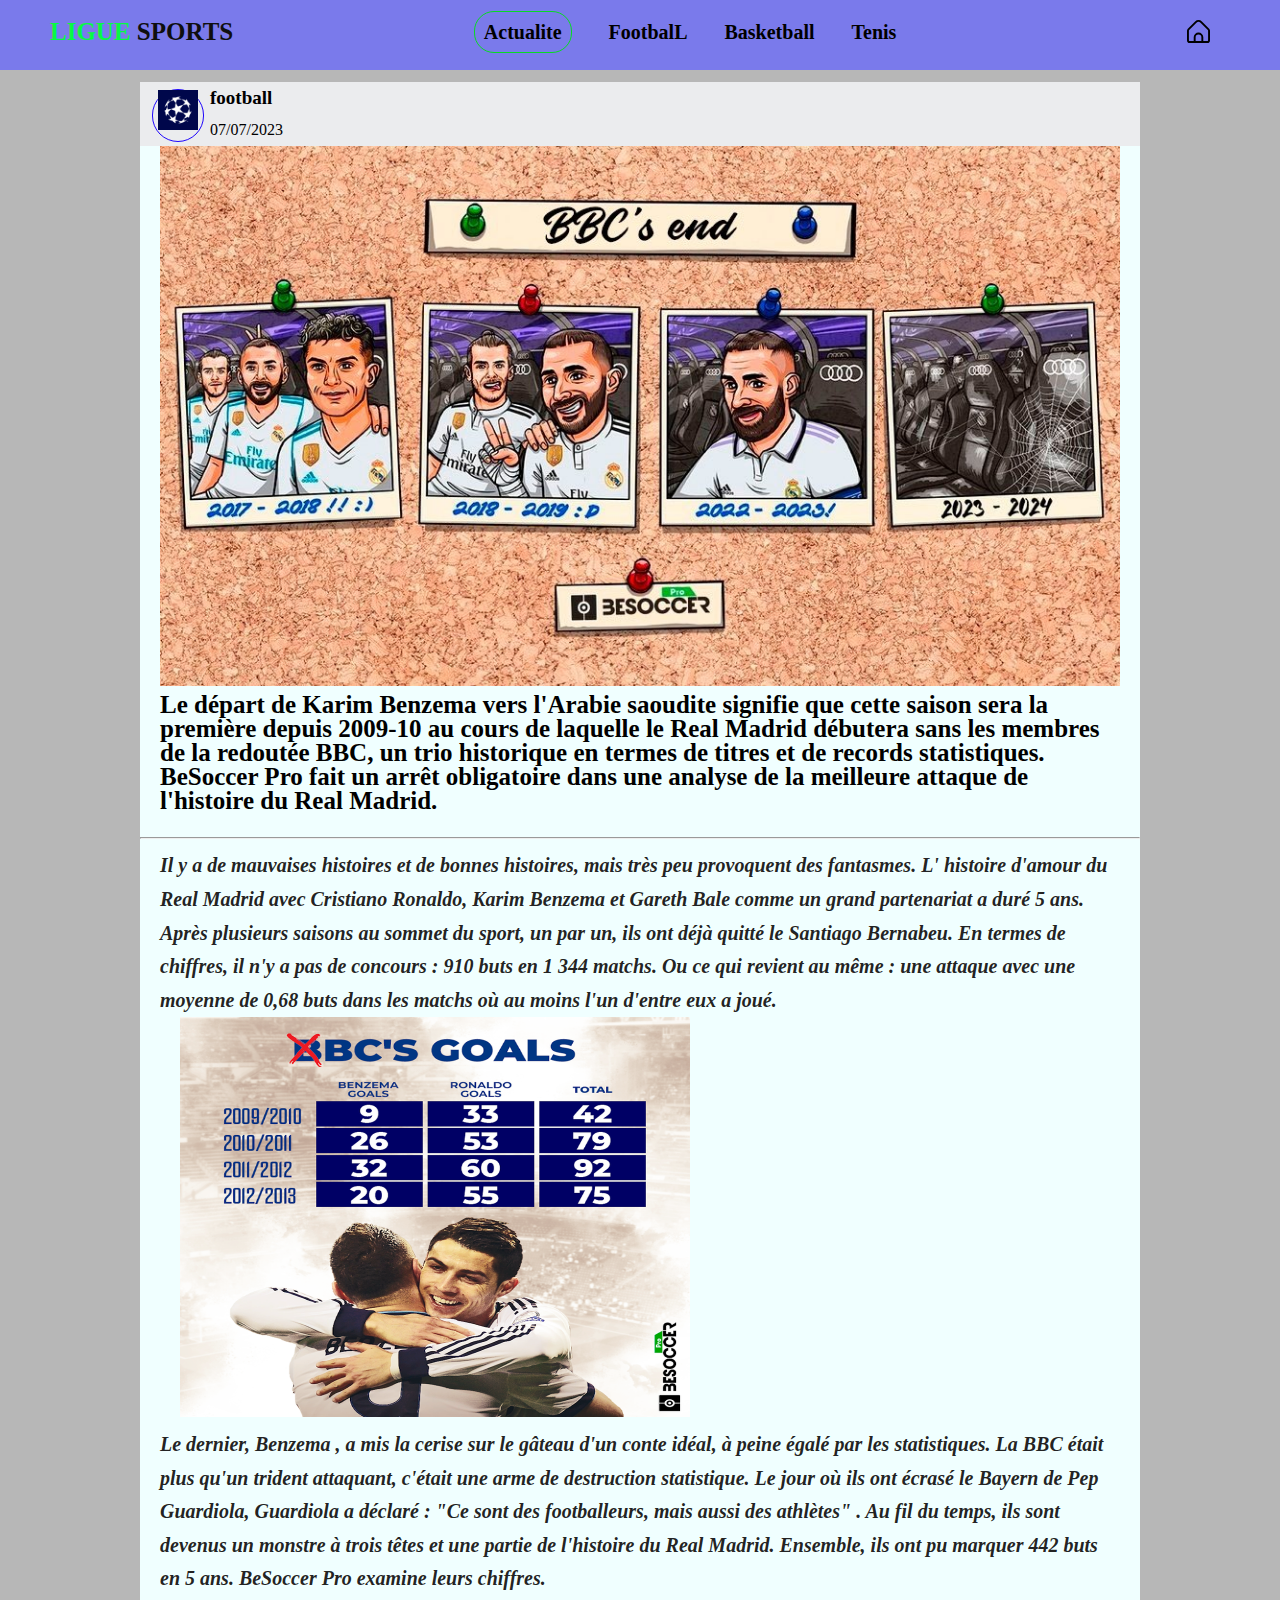
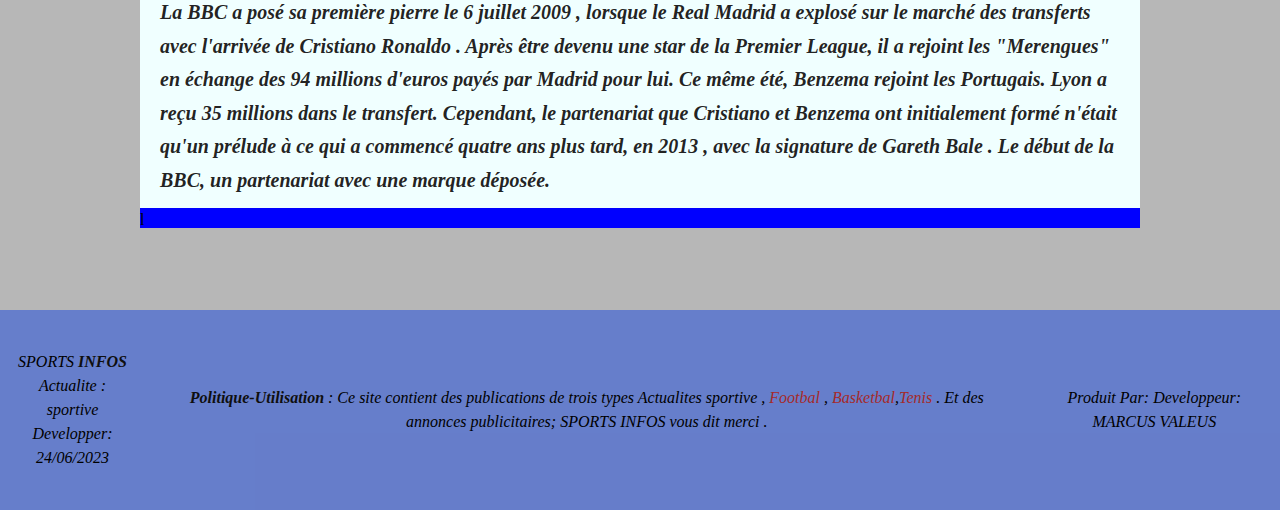
<file: pub-foot2.html>
<!DOCTYPE html>
<html lang="fr">

<head>
    <meta charset="UTF-8">
    <meta name="viewport" content="width=device-width, initial-scale=1.0">
    <meta name="descrition"
        content=" infos sportive qui fait la une, footbal , basketbal , tenis. choisissez sports infos">
    <title>foots.publication 2</title>
    <link rel="stylesheet" href="style.css">
</head>

<body>
    <!--........................tete menu an.................-->
    <header class="topbar">
        <div class="topbar-logo">
            <a href="index.html">
                LIGUE <span>SPORTS</span>
            </a>
        </div>
        <div class="topbar-nav">
            <a href="footbal.html" class="active">Actualite</a>
            <a href="footbal.html">FootbalL</a>
            <a href="basketbal.html">Basketball</a>
            <a href="tenis.html">Tenis</a>
        </div>
        <div>
            <a href="index.html"><img src="img/maison(1).svg" alt="accueil" id="icon1"></a>
        </div>
        <img src="img/menu-burger.svg" class="menu-hambeger">
    </header>
    <!--..........................fin menu an.................-->
    <header class="container site">
        <main class="card">
            <div class="card-header">
                <div class="card-avatar"><img src="img/footbal.jpg" width="40px" height="40px"></div>
                <div class="card-title">football</div>
                <div class="card-date">07/07/2023</div>
            </div>
            <div class="card-post">
                <img src="img/bbc-s-end--cover---besoccer.jpg" alt="img,footbal">
                <h2>Le départ de Karim Benzema vers l'Arabie saoudite signifie que cette saison sera la première depuis
                    2009-10 au cours de laquelle le Real Madrid débutera sans les membres de la redoutée BBC, un trio
                    historique en termes de titres et de records statistiques. BeSoccer Pro fait un arrêt obligatoire
                    dans une analyse de la meilleure attaque de l'histoire du Real Madrid.</h2>
                <br>
                <hr>
                <h4>

                    Il y a de mauvaises histoires et de bonnes histoires, mais très peu provoquent des fantasmes. L'
                    histoire d'amour du Real Madrid avec Cristiano Ronaldo, Karim Benzema et Gareth Bale comme un grand
                    partenariat a duré 5 ans. Après plusieurs saisons au sommet du sport, un par un, ils ont déjà quitté
                    le Santiago Bernabeu. En termes de chiffres, il n'y a pas de concours : 910 buts en 1 344 matchs. Ou
                    ce qui revient au même : une attaque avec une moyenne de 0,68 buts dans les matchs où au moins l'un
                    d'entre eux a joué.
                    <br>
                    <div><img src="img/ronaldo-and-benzema-s-goals--besoccer.png" alt="" class="img-base"></div>

                    Le dernier, Benzema , a mis la cerise sur le gâteau d'un conte idéal, à peine égalé par les
                    statistiques. La BBC était plus qu'un trident attaquant, c'était une arme de destruction
                    statistique. Le jour où ils ont écrasé le Bayern de Pep Guardiola, Guardiola a déclaré : "Ce sont
                    des footballeurs, mais aussi des athlètes" . Au fil du temps, ils sont devenus un monstre à trois
                    têtes et une partie de l'histoire du Real Madrid. Ensemble, ils ont pu marquer 442 buts en 5 ans.
                    BeSoccer Pro examine leurs chiffres.
                     <br>

                    La BBC a posé sa première pierre le 6 juillet 2009 , lorsque le Real Madrid a explosé sur le marché
                    des transferts avec l'arrivée de Cristiano Ronaldo . Après être devenu une star de la Premier
                    League, il a rejoint les "Merengues" en échange des 94 millions d'euros payés par Madrid pour lui.
                    Ce même été, Benzema rejoint les Portugais. Lyon a reçu 35 millions dans le transfert. Cependant, le
                    partenariat que Cristiano et Benzema ont initialement formé n'était qu'un prélude à ce qui a
                    commencé quatre ans plus tard, en 2013 , avec la signature de Gareth Bale . Le début de la BBC, un
                    partenariat avec une marque déposée.
                </h4>
            </div>
            <footer class="footer">l</footer>
        </main>
    </header>
    <footer class="fin-web">
        <div>
            SPORTS <span>INFOS</span>
            <p>
                Actualite : sportive
            </p>
            <p>
                Developper: 24/06/2023
            </p>
        </div>
        <div>
            <p>
                <span>Politique-Utilisation</span> : Ce site contient des publications de trois types Actualites
                sportive , <a href="footbal.html">Footbal</a> , <a href="basketbal.html">Basketbal</a>,<a href="tenis.html">Tenis</a> .
                Et des annonces publicitaires; SPORTS INFOS vous dit merci .

            </p>
        </div>
        <div>
            <p>
                Produit Par: Developpeur: MARCUS VALEUS
            </p>
        </div>
    </footer>
    <script src="app.js"></script>
</body>

</html>
</file>
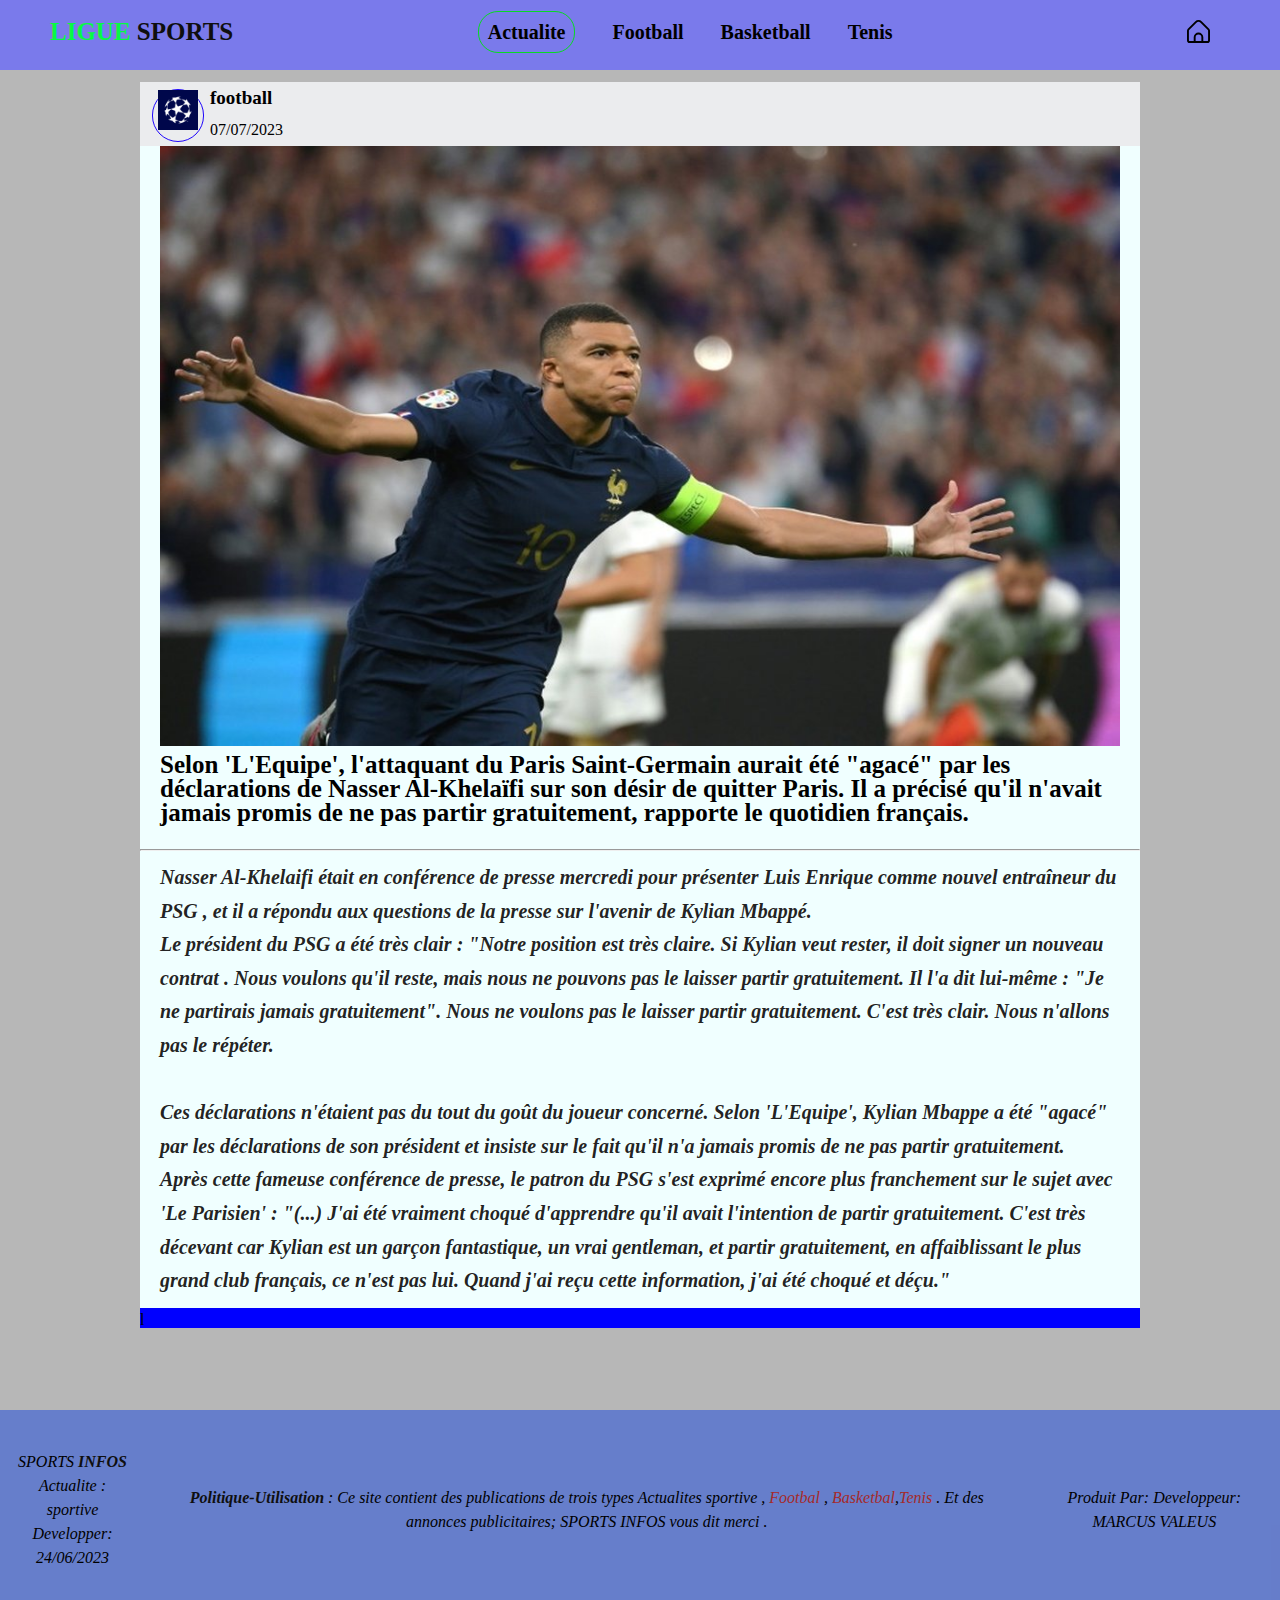
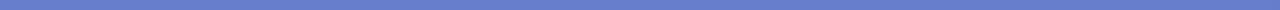
<file: pub-foot3.html>
<!DOCTYPE html>
<html lang="fr">

<head>
    <meta charset="UTF-8">
    <meta name="viewport" content="width=device-width, initial-scale=1.0">
    <meta name="descrition"
        content=" infos sportive qui fait la une, footbal , basketbal , tenis. choisissez sports infos">
    <title>foot.publication 3</title>
    <link rel="stylesheet" href="style.css">
</head>

<body>
    <!--........................tete menu an.................-->
    <header class="topbar">
        <div class="topbar-logo">
            <a href="index.html">
                LIGUE <span>SPORTS</span>
            </a>
        </div>
        <div class="topbar-nav">
            <a href="footbal.html" class="active">Actualite</a>
            <a href="footbal.html">Football</a>
            <a href="basketbal.html">Basketball</a>
            <a href="tenis.html">Tenis</a>
        </div>
        <div>
            <a href="index.html"><img src="img/maison(1).svg" alt="accueil" id="icon1"></a>
        </div>
        <img src="img/menu-burger.svg" class="menu-hambeger">
    </header>
    <!--..........................fin menu an.................-->
    <header class="container site">
        <main class="card">
            <div class="card-header">
                <div class="card-avatar"><img src="img/footbal.jpg" width="40px" height="40px"></div>
                <div class="card-title">football</div>
                <div class="card-date">07/07/2023</div>
            </div>
            <div class="card-post">
                <img src="img/mbape2.jpg" alt="img,footbal">
                <h2>Selon 'L'Equipe', l'attaquant du Paris Saint-Germain aurait été "agacé" par les déclarations de
                    Nasser Al-Khelaïfi sur son désir de quitter Paris. Il a précisé qu'il n'avait jamais promis de ne
                    pas partir gratuitement, rapporte le quotidien français.</h2>
                <br>
                <hr>
                <h4>

                    Nasser Al-Khelaifi était en conférence de presse mercredi pour présenter Luis Enrique comme nouvel
                    entraîneur du PSG , et il a répondu aux questions de la presse sur l'avenir de Kylian Mbappé.

                   <div> Le président du PSG a été très clair : "Notre position est très claire. Si Kylian veut rester, il
                    doit signer un nouveau contrat . Nous voulons qu'il reste, mais nous ne pouvons pas le laisser
                    partir gratuitement. Il l'a dit lui-même : "Je ne partirais jamais gratuitement". Nous ne voulons
                    pas le laisser partir gratuitement. C'est très clair. Nous n'allons pas le répéter.
                   </div>
                     <br>
                    Ces déclarations n'étaient pas du tout du goût du joueur concerné. Selon 'L'Equipe', Kylian Mbappe a
                    été "agacé" par les déclarations de son président et insiste sur le fait qu'il n'a jamais promis de
                    ne pas partir gratuitement.
                      <br>
                    Après cette fameuse conférence de presse, le patron du PSG s'est exprimé encore plus franchement sur
                    le sujet avec 'Le Parisien' : "(...) J'ai été vraiment choqué d'apprendre qu'il avait l'intention de
                    partir gratuitement. C'est très décevant car Kylian est un garçon fantastique, un vrai gentleman, et
                    partir gratuitement, en affaiblissant le plus grand club français, ce n'est pas lui. Quand j'ai reçu
                    cette information, j'ai été choqué et déçu."
                </h4>
            </div>
            <footer class="footer">l</footer>
        </main>
    </header>
    <footer class="fin-web">
        <div>
            SPORTS <span>INFOS</span>
            <p>
                Actualite : sportive
            </p>
            <p>
                Developper: 24/06/2023
            </p>
        </div>
        <div>
            <p>
                <span>Politique-Utilisation</span> : Ce site contient des publications de trois types Actualites
                sportive , <a href="footbal.html">Footbal</a> , <a href="basketbal.html">Basketbal</a>,<a href="tenis.html">Tenis</a> .
                Et des annonces publicitaires; SPORTS INFOS vous dit merci .

            </p>
        </div>
        <div>
            <p>
                Produit Par: Developpeur: MARCUS VALEUS
            </p>
        </div>
    </footer>
    <script src="app.js"></script>
</body>

</html>
</file>
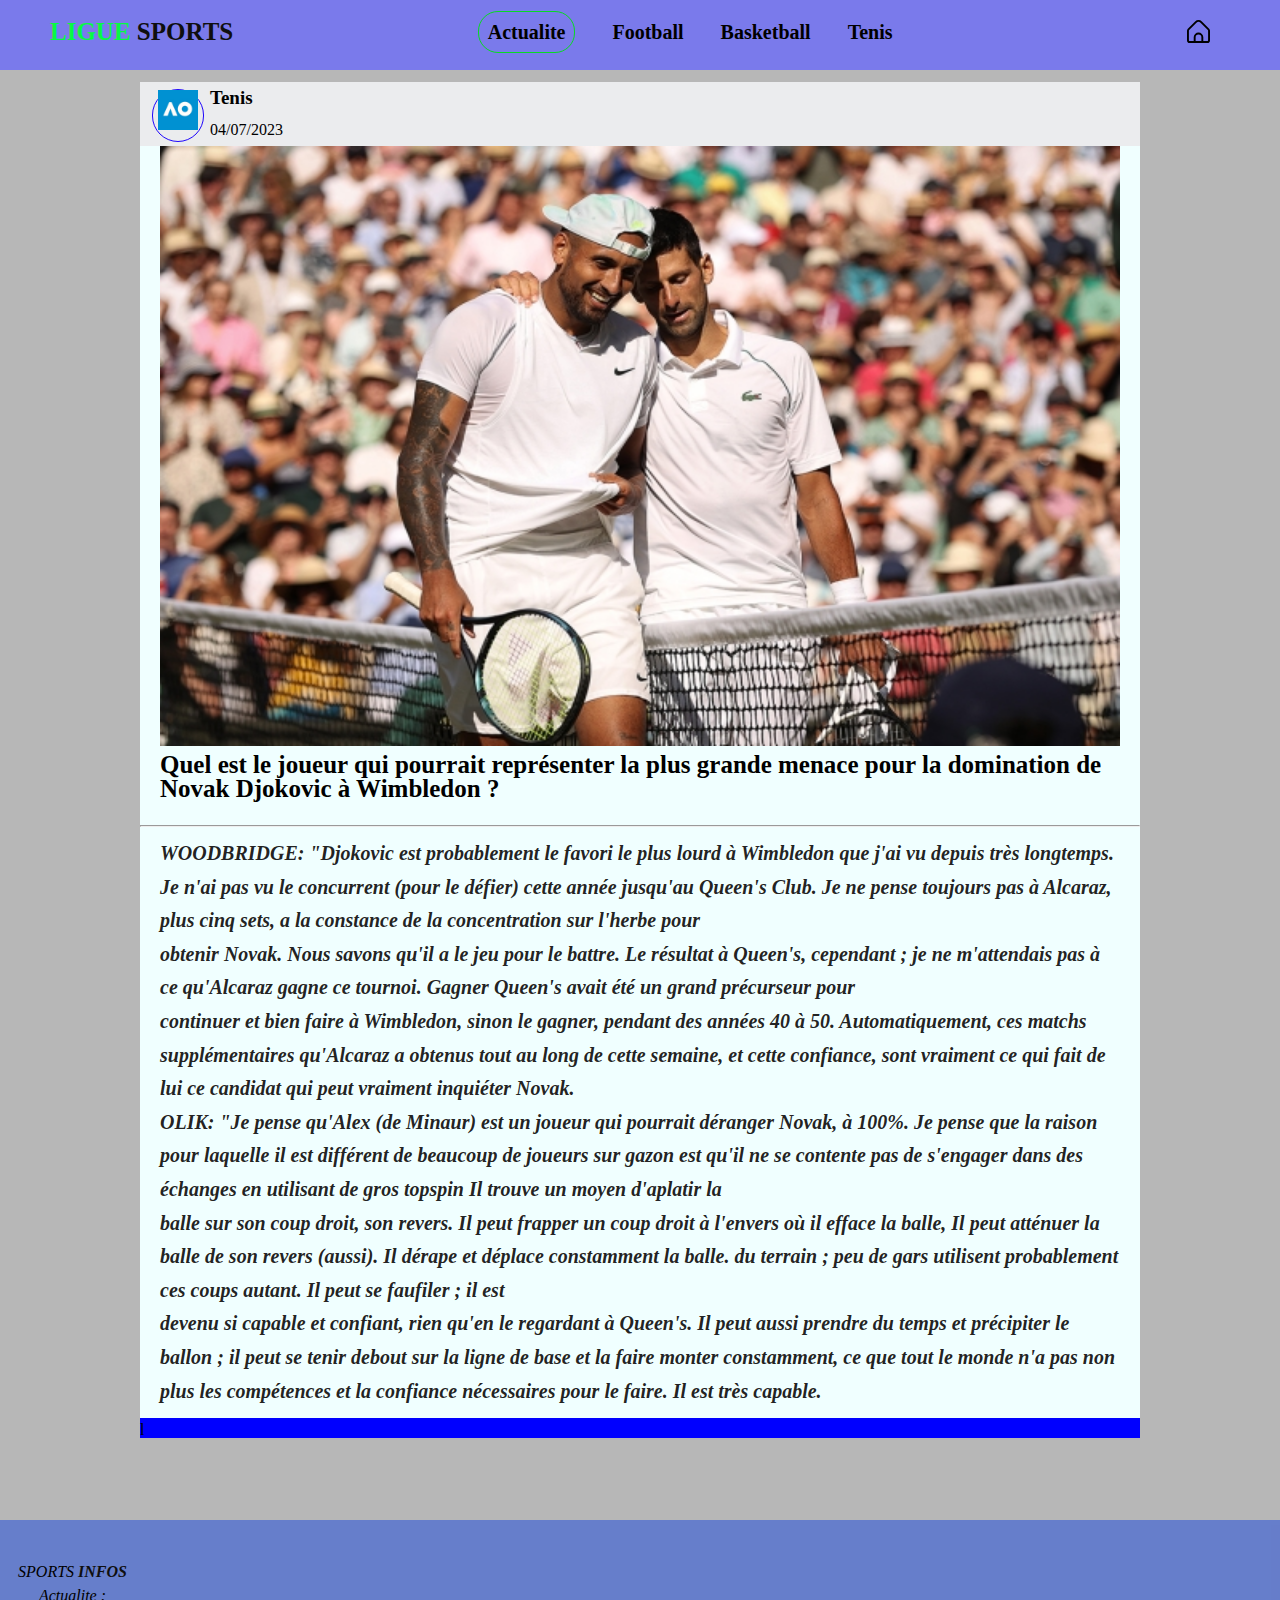
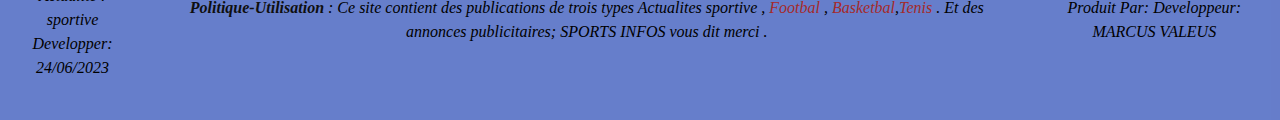
<file: pub-tenis1.html>
<!DOCTYPE html>
<html lang="fr">

<head>
    <meta charset="UTF-8">
    <meta name="viewport" content="width=device-width, initial-scale=1.0">
    <meta name="descrition"
        content=" infos sportive qui fait la une, footbal , basketbal , tenis. choisissez sports infos">
    <title> TENIS.publication 1 </title>
    <link rel="stylesheet" href="style.css">
</head>

<body>
    <!--........................tete menu an.................-->
    <header class="topbar">
        <div class="topbar-logo">
            <a href="index.html">
                LIGUE <span>SPORTS</span>
            </a>
        </div>
        <div class="topbar-nav">
            <a href="tenis.html" class="active">Actualite</a>
            <a href="footbal.html">Football</a>
            <a href="basketbal.html">Basketball</a>
            <a href="tenis.html">Tenis</a>
        </div>
        <div>
            <a href="index.html"><img src="img/maison(1).svg" alt="accueil" id="icon1"></a>
        </div>
        <img src="img/menu-burger.svg" class="menu-hambeger">
    </header>
    <!--..........................fin menu an.................-->
    <header class="container site">
        <main class="card">
            <div class="card-header">
                <div class="card-avatar"><img src="img/tenis.jpg" width="40px" height="40px"></div>
                <div class="card-title">Tenis</div>
                <div class="card-date">04/07/2023</div>
            </div>
            <div class="card-post">
                <img src="img/djokovic-kyrgios.jpg" alt="img,tenis">
                <h2>Quel est le joueur qui pourrait représenter la plus grande menace pour la domination de Novak
                    Djokovic à Wimbledon ?</h2>
                <br>
                <hr>
                <h4>

                    WOODBRIDGE: "Djokovic est probablement le favori le plus lourd à Wimbledon que j'ai vu depuis très
                    longtemps. Je n'ai pas vu le concurrent (pour le défier) ​​cette année jusqu'au Queen's Club. Je ne
                    pense toujours pas à Alcaraz, plus cinq sets, a la constance de la concentration sur l'herbe pour
                    <br>
                    obtenir Novak. Nous savons qu'il a le jeu pour le battre. Le résultat à Queen's, cependant ; je ne
                    m'attendais pas à ce qu'Alcaraz gagne ce tournoi. Gagner Queen's avait été un grand précurseur pour
                    <br>
                    continuer et bien faire à Wimbledon, sinon le gagner, pendant des années 40 à 50. Automatiquement,
                    ces matchs supplémentaires qu'Alcaraz a obtenus tout au long de cette semaine, et cette confiance,
                    sont vraiment ce qui fait de lui ce candidat qui peut vraiment inquiéter Novak.
                    <br>
                    OLIK: "Je pense qu'Alex (de Minaur) est un joueur qui pourrait déranger Novak, à 100%. Je pense que
                    la raison pour laquelle il est différent de beaucoup de joueurs sur gazon est qu'il ne se contente
                    pas de s'engager dans des échanges en utilisant de gros topspin Il trouve un moyen d'aplatir la
                    <br>
                    balle sur son coup droit, son revers. Il peut frapper un coup droit à l'envers où il efface la
                    balle, Il peut atténuer la balle de son revers (aussi). Il dérape et déplace constamment la balle.
                    du terrain ; peu de gars utilisent probablement ces coups autant. Il peut se faufiler ; il est
                    <br>
                    devenu si capable et confiant, rien qu'en le regardant à Queen's. Il peut aussi prendre du temps et
                    précipiter le ballon ; il peut se tenir debout sur la ligne de base et la faire monter constamment,
                    ce que tout le monde n'a pas non plus les compétences et la confiance nécessaires pour le faire. Il
                    est très capable.

                </h4>
            </div>
            <footer class="footer">l</footer>
        </main>
    </header>
    <footer class="fin-web">
        <div>
            SPORTS <span>INFOS</span>
            <p>
                Actualite : sportive
            </p>
            <p>
                Developper: 24/06/2023
            </p>
        </div>
        <div>
            <p>
                <span>Politique-Utilisation</span> : Ce site contient des publications de trois types Actualites
                sportive , <a href="footbal.html">Footbal</a> , <a href="basketbal.html">Basketbal</a>,<a href="tenis.html">Tenis</a> .
                Et des annonces publicitaires; SPORTS INFOS vous dit merci .

            </p>
        </div>
        <div>
            <p>
                Produit Par: Developpeur: MARCUS VALEUS
            </p>
        </div>
    </footer>
    <script src="app.js"></script>
</body>

</html>
</file>
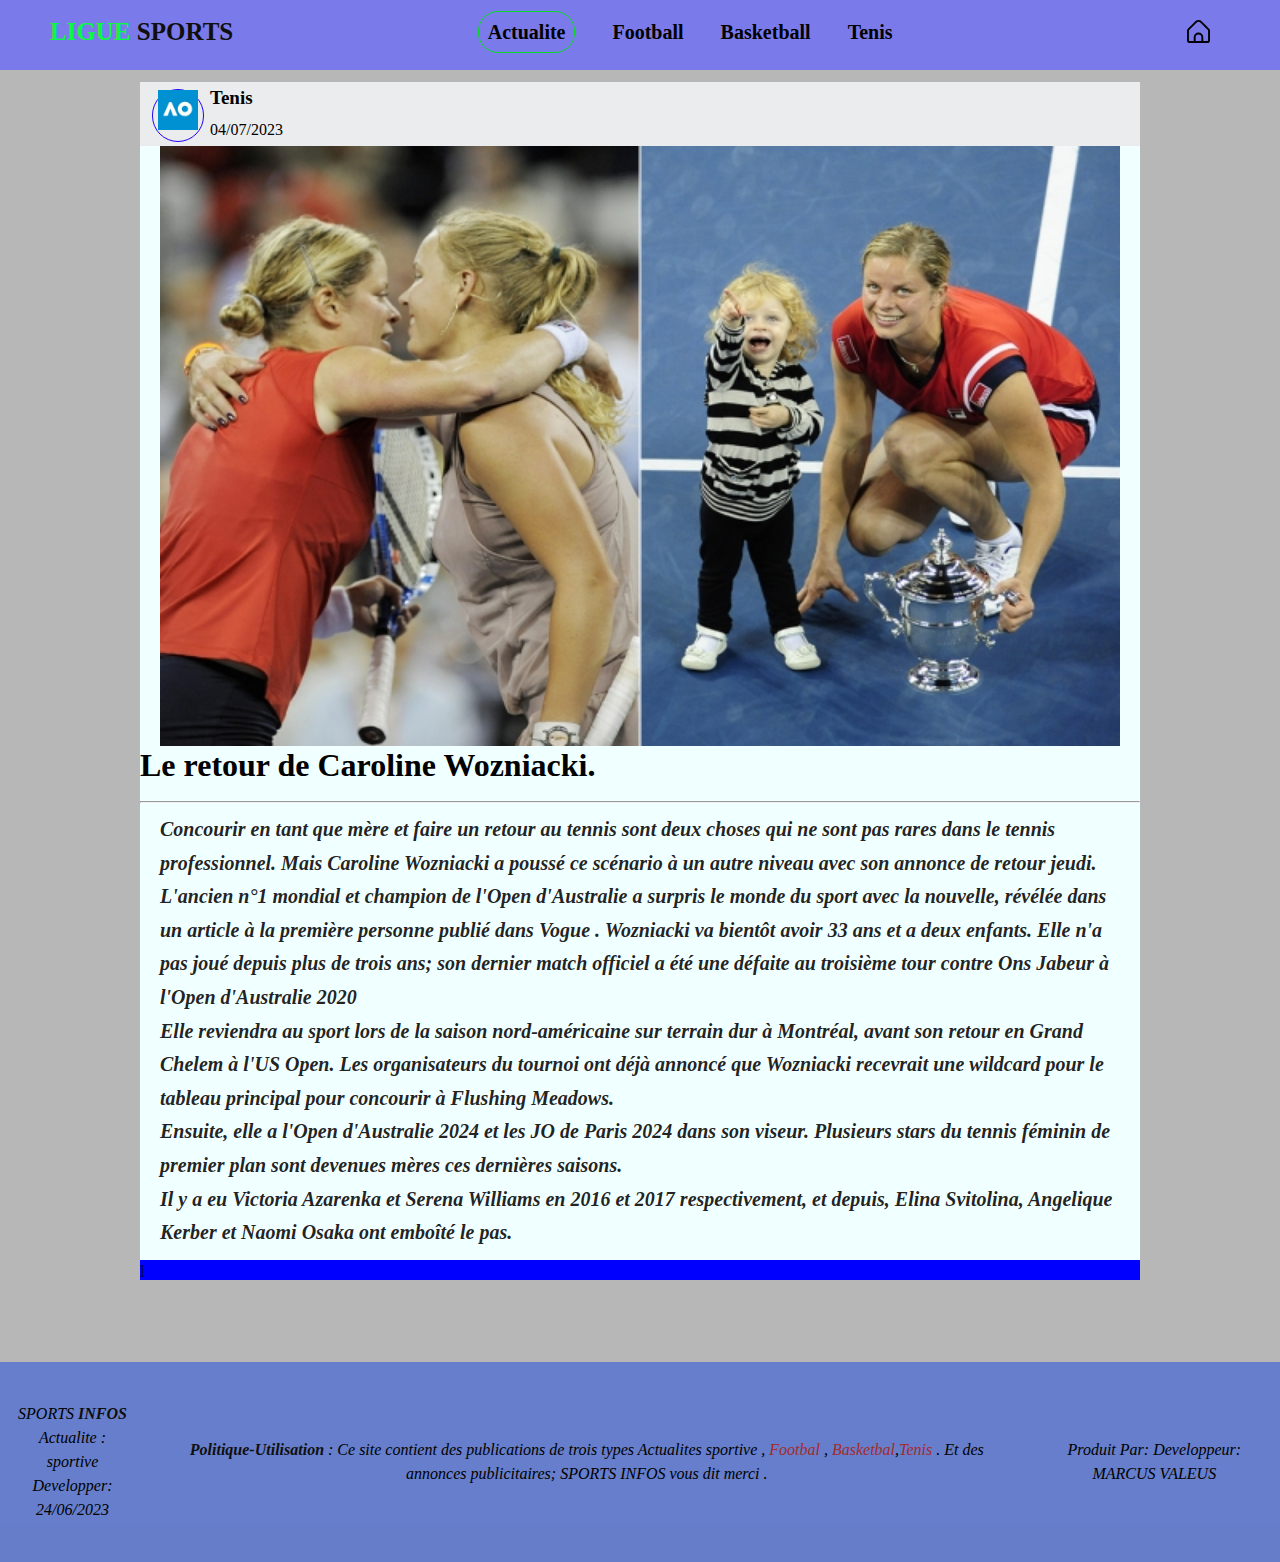
<file: pub-tenis2.html>
<!DOCTYPE html>
<html lang="fr">

<head>
    <meta charset="UTF-8">
    <meta name="viewport" content="width=device-width, initial-scale=1.0">
    <meta name="descrition"
        content=" infos sportive qui fait la une, footbal , basketbal , tenis. choisissez sports infos">
    <title> TENIS.publication 2 </title>
    <link rel="stylesheet" href="style.css">
</head>

<body>
    <!--........................tete menu an.................-->
    <header class="topbar">
        <div class="topbar-logo">
            <a href="index.html">
                LIGUE <span>SPORTS</span>
            </a>
        </div>
        <div class="topbar-nav">
            <a href="tenis.html" class="active">Actualite</a>
            <a href="footbal.html">Football</a>
            <a href="basketbal.html">Basketball</a>
            <a href="tenis.html">Tenis</a>
        </div>
        <div>
            <a href="index.html"><img src="img/maison(1).svg" alt="accueil" id="icon1"></a>
        </div>
        <img src="img/menu-burger.svg" class="menu-hambeger">
    </header>
    <!--..........................fin menu an.................-->
    <header class="container site">
        <main class="card">
            <div class="card-header">
                <div class="card-avatar"><img src="img/tenis.jpg" width="40px" height="40px"></div>
                <div class="card-title">Tenis</div>
                <div class="card-date">04/07/2023</div>
            </div>
            <div class="card-post">
                <img src="img/clijsters-wozniacki-us-open.jpg" alt="img,basketbal">
                <h1>Le retour de Caroline Wozniacki.</h1>
                <br>
                <hr>
                <h4>
                    Concourir en tant que mère et faire un retour au tennis sont deux choses qui ne sont pas rares dans
                    le tennis professionnel.

                    Mais Caroline Wozniacki a poussé ce scénario à un autre niveau avec son annonce de retour jeudi.
                    <br>
                    L'ancien n°1 mondial et champion de l'Open d'Australie a surpris le monde du sport avec la nouvelle,
                    révélée dans un article à la première personne publié dans Vogue .

                    Wozniacki va bientôt avoir 33 ans et a deux enfants. Elle n'a pas joué depuis plus de trois ans; son
                    dernier match officiel a été une défaite au troisième tour contre Ons Jabeur à l'Open d'Australie
                    2020
                    <br>
                    Elle reviendra au sport lors de la saison nord-américaine sur terrain dur à Montréal, avant son
                    retour en Grand Chelem à l'US Open. Les organisateurs du tournoi ont déjà annoncé que Wozniacki
                    recevrait une wildcard pour le tableau principal pour concourir à Flushing Meadows.
                    <br>

                    Ensuite, elle a l'Open d'Australie 2024 et les JO de Paris 2024 dans son viseur.

                    Plusieurs stars du tennis féminin de premier plan sont devenues mères ces dernières saisons.
                    <br>

                    Il y a eu Victoria Azarenka et Serena Williams en 2016 et 2017 respectivement, et depuis, Elina
                    
                    Svitolina, Angelique Kerber et Naomi Osaka ont emboîté le pas.
                </h4>
            </div>
            <footer class="footer">l</footer>
        </main>
    </header>
    <footer class="fin-web">
        <div>
            SPORTS <span>INFOS</span>
            <p>
                Actualite : sportive
            </p>
            <p>
                Developper: 24/06/2023
            </p>
        </div>
        <div>
            <p>
                <span>Politique-Utilisation</span> : Ce site contient des publications de trois types Actualites
                sportive , <a href="footbal.html">Footbal</a> , <a href="basketbal.html">Basketbal</a>,<a href="tenis.html">Tenis</a> .
                Et des annonces publicitaires; SPORTS INFOS vous dit merci .

            </p>
        </div>
        <div>
            <p>
                Produit Par: Developpeur: MARCUS VALEUS
            </p>
        </div>
    </footer>
    <script src="app.js"></script>
</body>

</html>
</file>
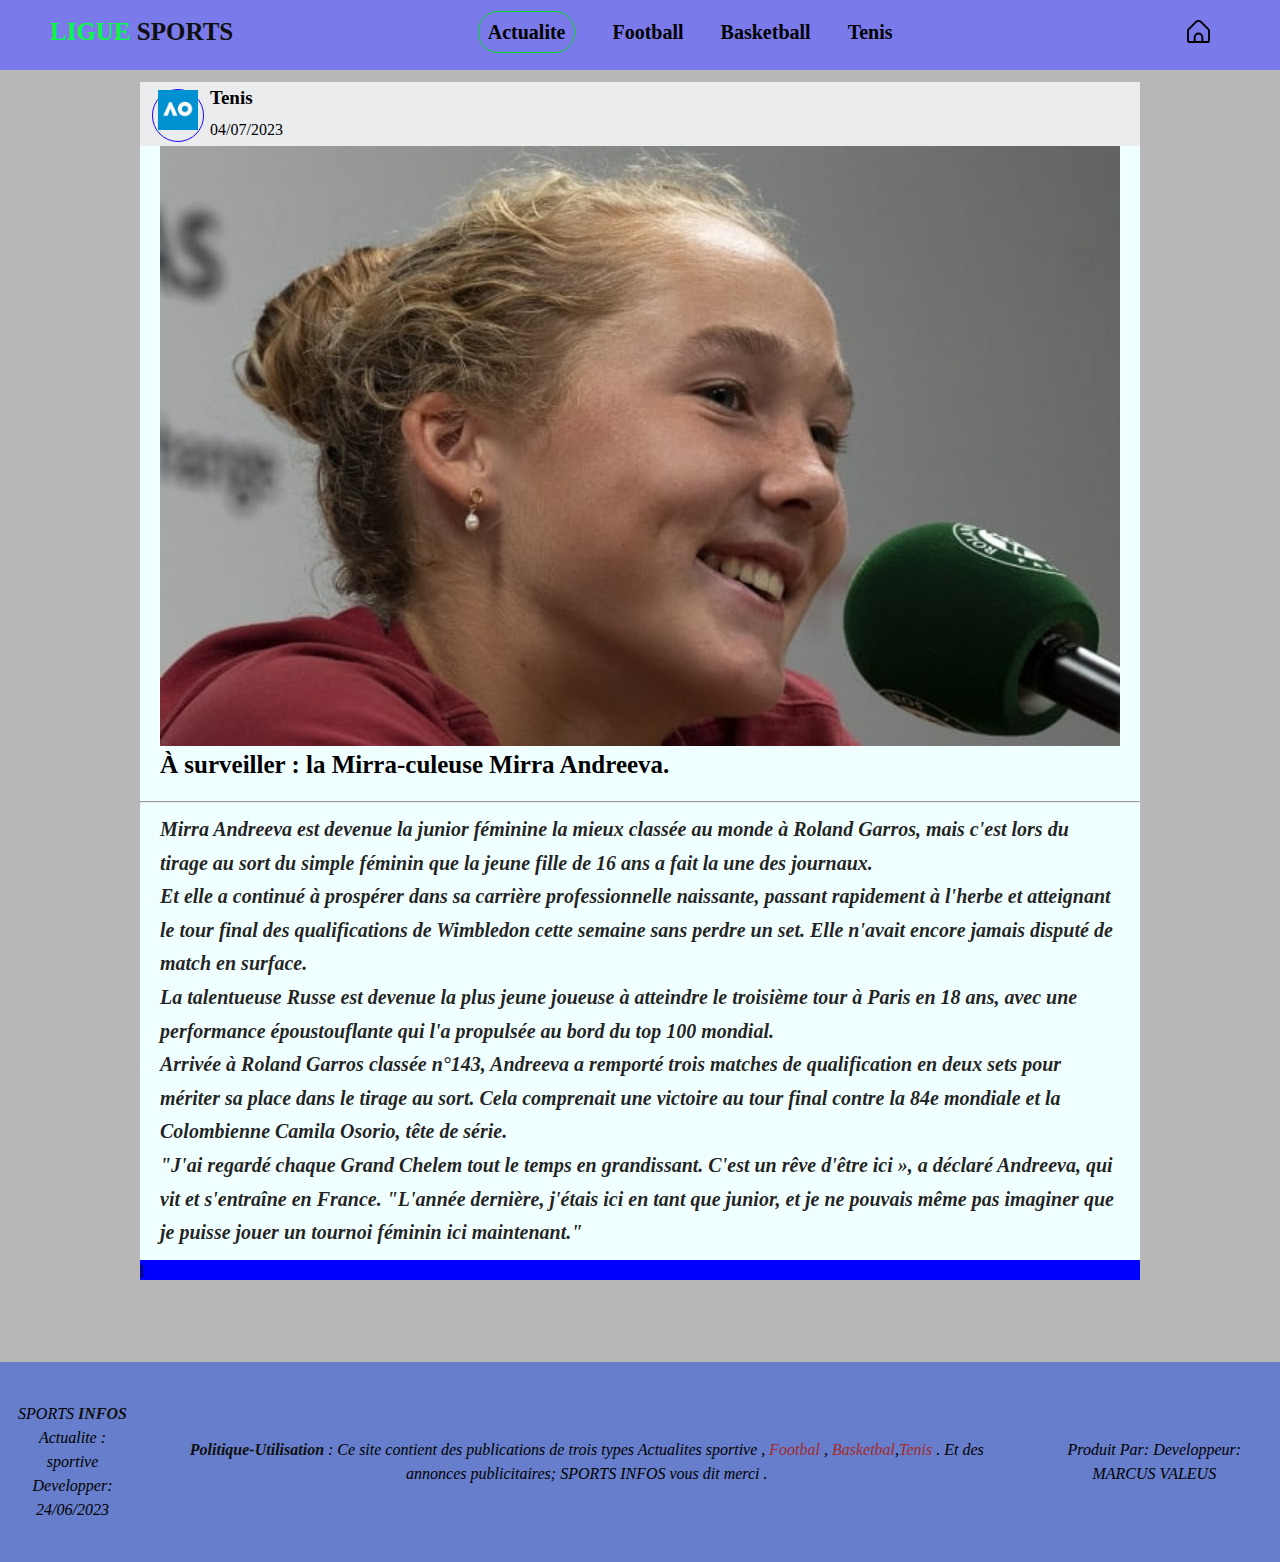
<file: pub-tenis3.html>
<!DOCTYPE html>
<html lang="fr">

<head>
    <meta charset="UTF-8">
    <meta name="viewport" content="width=device-width, initial-scale=1.0">
    <meta name="descrition"
        content=" infos sportive qui fait la une, footbal , basketbal , tenis. choisissez sports infos">
    <title> TENIS.publication 3</title>
    <link rel="stylesheet" href="style.css">
</head>

<body>
    <!--........................tete menu an.................-->
    <header class="topbar">
        <div class="topbar-logo">
            <a href="index.html">
                LIGUE <span>SPORTS</span>
            </a>
        </div>
        <div class="topbar-nav">
            <a href="tenis.html" class="active">Actualite</a>
            <a href="footbal.html">Football</a>
            <a href="basketbal.html">Basketball</a>
            <a href="tenis.html">Tenis</a>
        </div>
        <div>
            <a href="index.html"><img src="img/maison(1).svg" alt="accueil" id="icon1"></a>
        </div>
        <img src="img/menu-burger.svg" class="menu-hambeger">
    </header>
    <!--..........................fin menu an.................-->
    <header class="container site">
        <main class="card">
            <div class="card-header">
                <div class="card-avatar"><img src="img/tenis.jpg" width="40px" height="40px"></div>
                <div class="card-title">Tenis</div>
                <div class="card-date">04/07/2023</div>
            </div>
            <div class="card-post">
                <img src="img/mirra-andreeva_roland-garros-press-conference.jpg" alt="img,tenis">
                <h2>À surveiller : la Mirra-culeuse Mirra Andreeva.</h2>
                <br>
                <hr>
                <h4>
                    Mirra Andreeva est devenue la junior féminine la mieux classée au monde à Roland Garros, mais c'est
                    lors du tirage au sort du simple féminin que la jeune fille de 16 ans a fait la une des journaux.
                    <br>

                    Et elle a continué à prospérer dans sa carrière professionnelle naissante, passant rapidement à
                    l'herbe et atteignant le tour final des qualifications de Wimbledon cette semaine sans perdre un
                    set. Elle n'avait encore jamais disputé de match en surface.
                    <br>

                    La talentueuse Russe est devenue la plus jeune joueuse à atteindre le troisième tour à Paris en 18
                    ans, avec une performance époustouflante qui l'a propulsée au bord du top 100 mondial.
                    <br>

                    Arrivée à Roland Garros classée n°143, Andreeva a remporté trois matches de qualification en deux
                    sets pour mériter sa place dans le tirage au sort. Cela comprenait une victoire au tour final contre
                    la 84e mondiale et la Colombienne Camila Osorio, tête de série.
                    <br>
                    "J'ai regardé chaque Grand Chelem tout le temps en grandissant. C'est un rêve d'être ici », a
                    déclaré Andreeva, qui vit et s'entraîne en France. "L'année dernière, j'étais ici en tant que
                    junior, et je ne pouvais même pas imaginer que je puisse jouer un tournoi féminin ici maintenant."
                </h4>
            </div>
            <footer class="footer">l</footer>
        </main>
    </header>
    <footer class="fin-web">
        <div>
            SPORTS <span>INFOS</span>
            <p>
                Actualite : sportive
            </p>
            <p>
                Developper: 24/06/2023
            </p>
        </div>
        <div>
            <p>
                <span>Politique-Utilisation</span> : Ce site contient des publications de trois types Actualites
                sportive , <a href="footbal.html">Footbal</a> , <a href="basketbal.html">Basketbal</a>,<a href="tenis.html">Tenis</a> .
                Et des annonces publicitaires; SPORTS INFOS vous dit merci .

            </p>
        </div>
        <div>
            <p>
                Produit Par: Developpeur: MARCUS VALEUS
            </p>
        </div>
    </footer>
    <script src="app.js"></script>
</body>

</html>
</file>
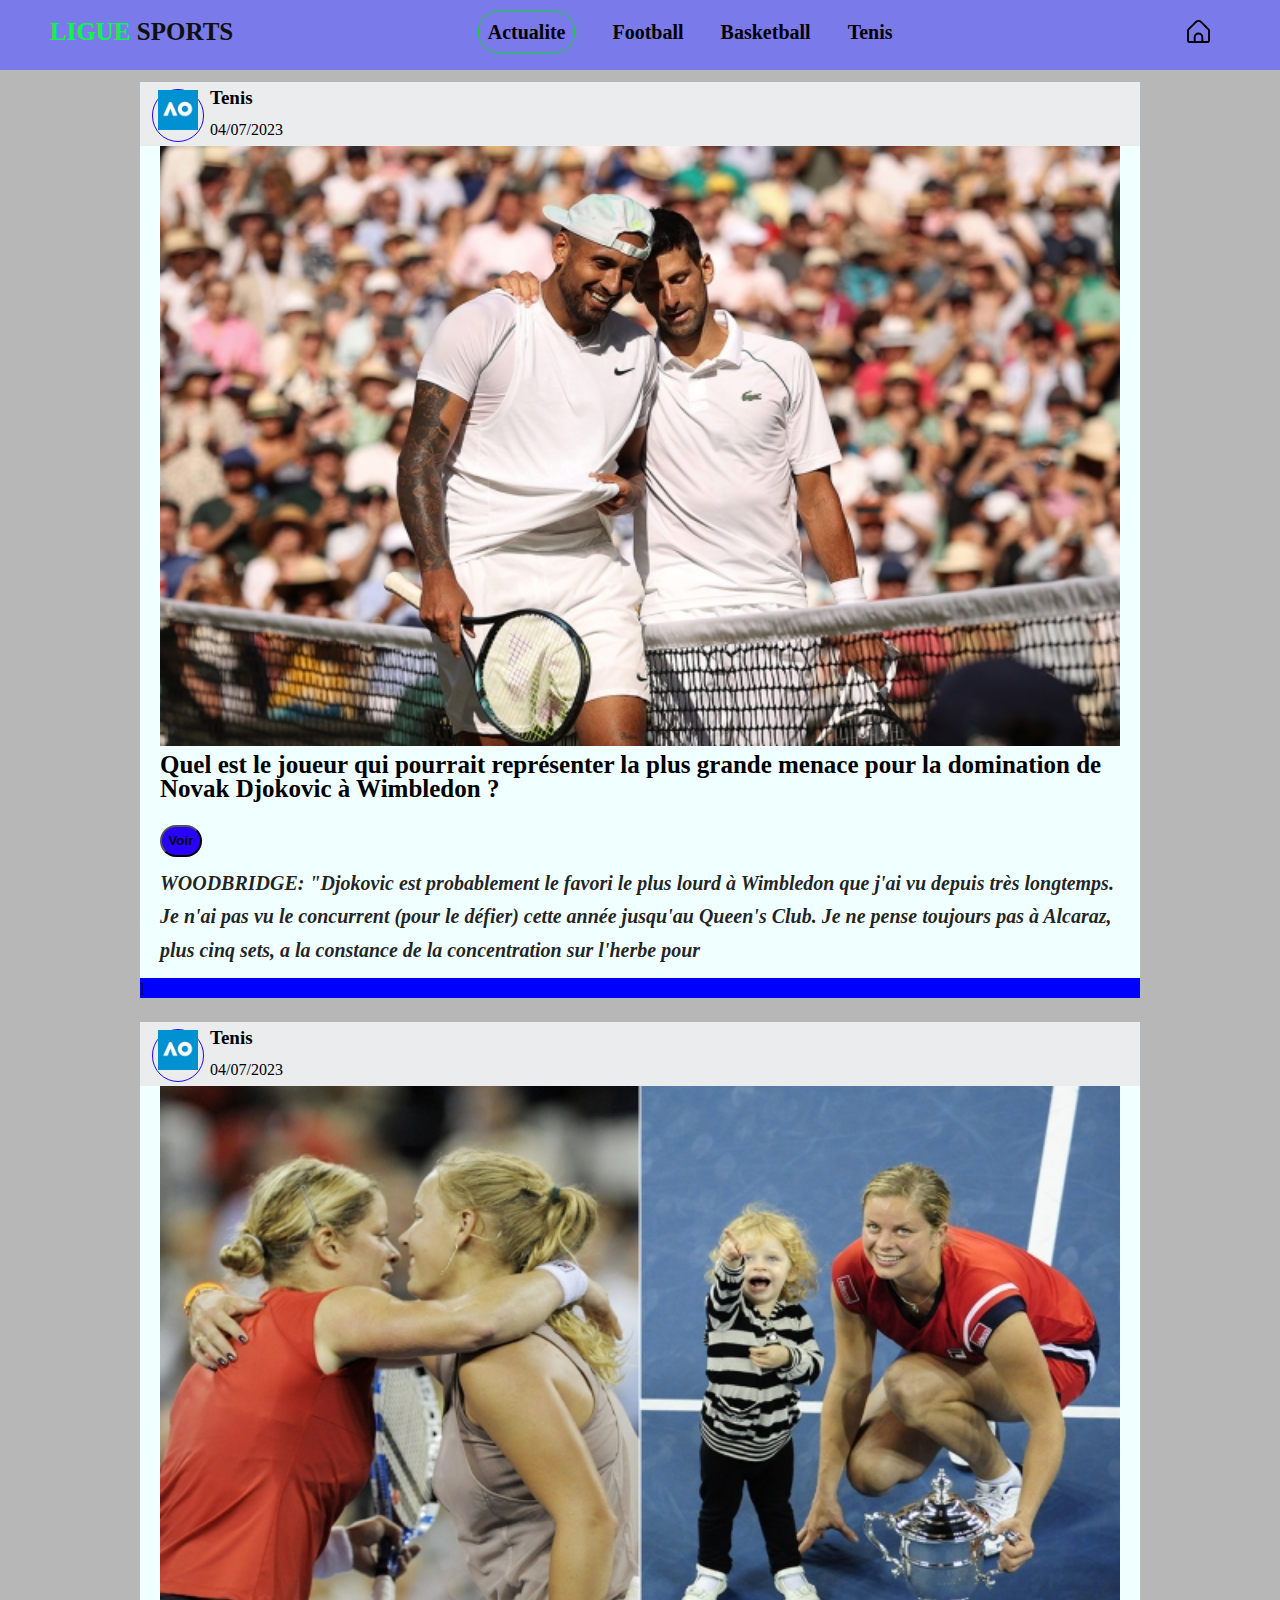
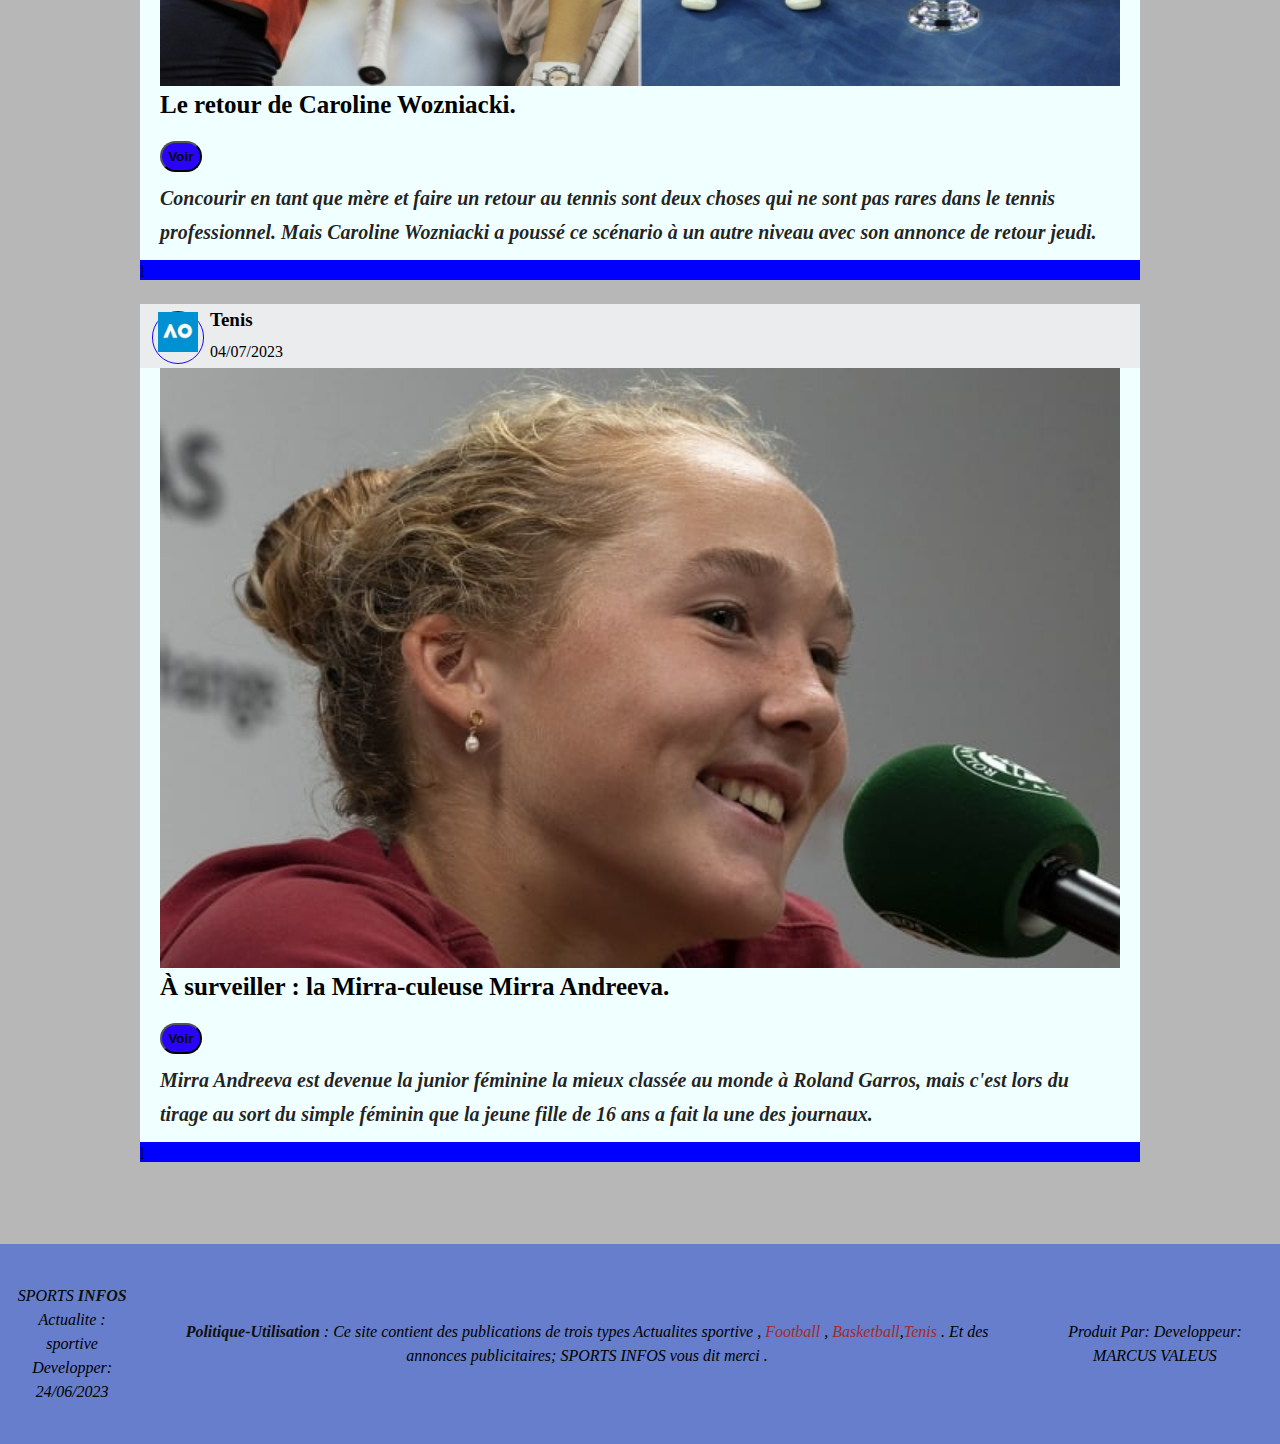
<file: tenis.html>
<!DOCTYPE html>
<html lang="fr">

<head>
    <meta charset="UTF-8">
    <meta name="viewport" content="width=device-width, initial-scale=1.0">
    <meta name="descrition"
        content=" infos sportive qui fait la une, footbal , basketbal , tenis. choisissez sports infos">
    <title> TENIS.actualite </title>
    <link rel="stylesheet" href="style.css">
</head>

<body>
    <!--........................tete menu an.................-->
    <header class="topbar">
        <div class="topbar-logo">
            <a href="index.html">
                LIGUE <span>SPORTS</span>
            </a>
        </div>
        <div class="topbar-nav">
            <a href="tenis.html" class="active">Actualite</a>
            <a href="footbal.html">Football</a>
            <a href="basketbal.html">Basketball</a>
            <a href="tenis.html">Tenis</a>
        </div>
        <div>
            <a href="index.html"><img src="img/maison(1).svg" alt="accueil" id="icon1"></a>
        </div>
        <img src="img/menu-burger.svg" class="menu-hambeger">
    </header>
    <!--..........................fin menu an.................-->
    <header class="container site">
        <main class="card">
            <div class="card-header">
                <div class="card-avatar"><img src="img/tenis.jpg" width="40px" height="40px"></div>
                <div class="card-title">Tenis</div>
                <div class="card-date">04/07/2023</div>
            </div>
            <div class="card-post">
                <a href="pub-tenis1.html"> <img src="img/djokovic-kyrgios.jpg">
                <h2>Quel est le joueur qui pourrait représenter la plus grande menace pour la domination de Novak
                    Djokovic à Wimbledon ?</h2>
                <br><a href="pub-tenis1.html"><button class="btn2">Voir</button></a>
                <h4>
                    

                    WOODBRIDGE: "Djokovic est probablement le favori le plus lourd à Wimbledon que j'ai vu depuis très
                    longtemps. Je n'ai pas vu le concurrent (pour le défier) ​​cette année jusqu'au Queen's Club. Je ne
                    pense toujours pas à Alcaraz, plus cinq sets, a la constance de la concentration sur l'herbe pour


           
                </h4>
            </div>
            <footer class="footer">l</footer>
        </main>

        <br>

        <main class="card">
            <div class="card-header">
                <div class="card-avatar"><img src="img/tenis.jpg" width="40px" height="40px"></div>
                <div class="card-title">Tenis</div>
                <div class="card-date">04/07/2023</div>
            </div>
            <div class="card-post">
                <a href="pub-tenis2.html"> <img src="img/clijsters-wozniacki-us-open.jpg"
                        alt="img,tenis"></a>
                <h2>Le retour de Caroline Wozniacki.</h2>
                <br><a href="pub-tenis2.html"><button class="btn2">Voir</button></a>
                <h4>
                    Concourir en tant que mère et faire un retour au tennis sont deux choses qui ne sont pas rares dans
                    le tennis professionnel.

                    Mais Caroline Wozniacki a poussé ce scénario à un autre niveau avec son annonce de retour jeudi.

                </h4>
            </div>
            <footer class="footer">l</footer>
        </main>

        <br>

        <main class="card">
            <div class="card-header">
                <div class="card-avatar"><img src="img/tenis.jpg" width="40px" height="40px"></div>
                <div class="card-title">Tenis</div>
                <div class="card-date">04/07/2023</div>
            </div>
            <div class="card-post">
                <a href="pub-tenis3.html"><img src="img/mirra-andreeva_roland-garros-press-conference.jpg"
                        alt="img,basketbal"></a>
                <h2>À surveiller : la Mirra-culeuse Mirra Andreeva.</h2>
                <br><a href="pub-tenis3.html"><button class="btn2">Voir</button></a>
                <h4>
                    Mirra Andreeva est devenue la junior féminine la mieux classée au monde à Roland Garros, mais c'est
                    lors du tirage au sort du simple féminin que la jeune fille de 16 ans a fait la une des journaux.
                  
                </h4>
            </div>
            <footer class="footer">l</footer>
        </main>
    </header>
    <footer class="fin-web">
        <div>
            SPORTS <span>INFOS</span>
            <p>
                Actualite : sportive
            </p>
            <p>
                Developper: 24/06/2023
            </p>
        </div>
        <div>
            <p>
                <span>Politique-Utilisation</span> : Ce site contient des publications de trois types Actualites
                sportive , <a href="footbal.html">Football</a> , <a href="basketbal.html">Basketball</a>,<a href="tenis.html">Tenis</a> .
                Et des annonces publicitaires; SPORTS INFOS vous dit merci .

            </p>
        </div>
        <div>
            <p>
                Produit Par: Developpeur: MARCUS VALEUS
            </p>
        </div>
    </footer>
    <script src="app.js"></script>
</body>

</html>
</file>
<file: style.css>
*, *::before,*::after {
    box-sizing: border-box;
    margin: 0;
    list-style: none;
    text-decoration: none;
}

body {
    background: rgba(15, 15, 15, 0.3);
    line-height: 1.5em;
}
/*-------------------tete menu--------------*/
#icon1 {
    width: 23px;
    height: 23px;
    margin: 0 50px;
}

a {
    color: inherit;
}

.topbar {
    background: rgb(122, 122, 235);
    display: flex;
    justify-content: space-between;
    padding: 20px;
    width: 100%;
    position: fixed;
    z-index: 50;

}

.topbar-logo {
  font-size: 25px;  
  text-transform: capitalize;
  color: rgb(8, 250, 68);
  font-weight: bold;
  margin-left: 30px;
}

span {
    color: rgb(15, 15, 15);
    font-weight: bold;
}


.topbar-nav  {
    font-size: 20px;

}


.topbar-nav a {
    margin: 0 16px;
    font-weight: bold;

}


.topbar-nav a:hover {
    color: rgb(250, 253, 251);
    transition: color 1s ;
    font-weight: 900;
    background-color: rgba(0, 0, 0, 0.329);
    border-radius: 20px;

}


.topbar-nav a.active{
 border: solid 1px rgb(7, 218, 35);
 padding: 9px;
 border-radius: 20px;
 

}

.menu-hambeger {
    display: none;
}



@media only screen and (max-width: 808px) {
    .topbar-nav {
        display: none;
    }

    .menu-hambeger {
        display: block;
        width: 27px;
        height: 27px;

    }

    

    
.card-post img {
    width: auto;
    padding: 0 20px;
    height: 250px ;
}


  

    .topbar-nav {
        display: block;
        position: absolute;
        right: 0;
        top: 75px;
        width: 100%;
        height: 100vh;
        background: rgba(0, 0, 0, 0.945);
        margin-top:-200%;
        transition: all 1s ease;
        z-index: 20;
        
    }

    .topbar-nav.mobil-menu {
        margin-top:0;
        z-index: 20;
    }

    .topbar-nav a {
        display: block;
        text-align: center;
        padding: 40px;
        font-size: 22px;
        color: antiquewhite;
    }

    .topbar-nav a.active {
        border: none;
        font-size: 24px;
        font-weight: bold;
        padding-bottom: 30px;
        color: rgb(16, 221, 33);
        padding-top: 60px;
        
    }

  
.fin-web {
    width:100% ;
}

}



/*----------------fin tete menu ..........*/
.container {
    padding:  82px 20px;
    max-width: 1040px;
    margin: 0 auto;
}

@media only screen and (max-width: 401px ) {
   .container {
    padding: 100px 5px 10px 10px;
    max-width: 350px;
    
   } 

 

   .fin-web {
    min-width: 300px;
    flex-wrap: wrap;
   }
   .topbar {
    width: 100%;
  
   }
}

.card {
    background-color: azure;
}

.card-header {
    background-color: rgb(235, 236, 238);
    position: relative;
    padding-left: 70px;
    line-height: 2em;
    z-index: 0;
}

.card-avatar {
    padding:  0 5px;
    position: absolute;
    top: 7px;
    left: 12px;
    border-radius: 50px;
    padding-left: 5px;
    border: solid 1px   rgb(31, 6, 252);

}

.card-title {
    font-size: 19px;
    font-weight: bold;
}

.card-post img {
    width: 100%;
    padding: 0 20px;
    max-height: 600px;
}

h2 {
    padding: 0 20px;
    font-size: 25px;
    font-weight: bold;
}

h4 {
    font-size: 17px;
    padding: 10px 20px;
    font-weight: 900;
    font-size: 20px;
    line-height: 2.1rem;
    font-style: italic;
    text-decoration-style: wavy;
    color: rgba(29, 28, 28, 0.986);
}

.footer {
    background: blue;
    height: 20px;
}

.fin-web {
    background: rgba(7, 58, 226, 0.459);
    padding: 40px 0;
    display: flex;
    justify-content: space-between;
    text-align: center;
    align-items: center;
    font-style: oblique;
   
}

.fin-web p {
    padding:0 20px;
}

.fin-web a {
    color: brown;
}

.btn2 {
    background: rgb(41, 4, 250);
    padding: 0.40rem;
    color: rgb(8, 8, 8);
    border-radius: 50px;
    margin: 0 20px;
    font-weight: bold;
}

.btn2:hover {
    background: rgb(250, 5, 189);
    transition: all 0.60s ease;

}

.img-base {
    max-width:550px;
    height: 400px;
}
</file>
